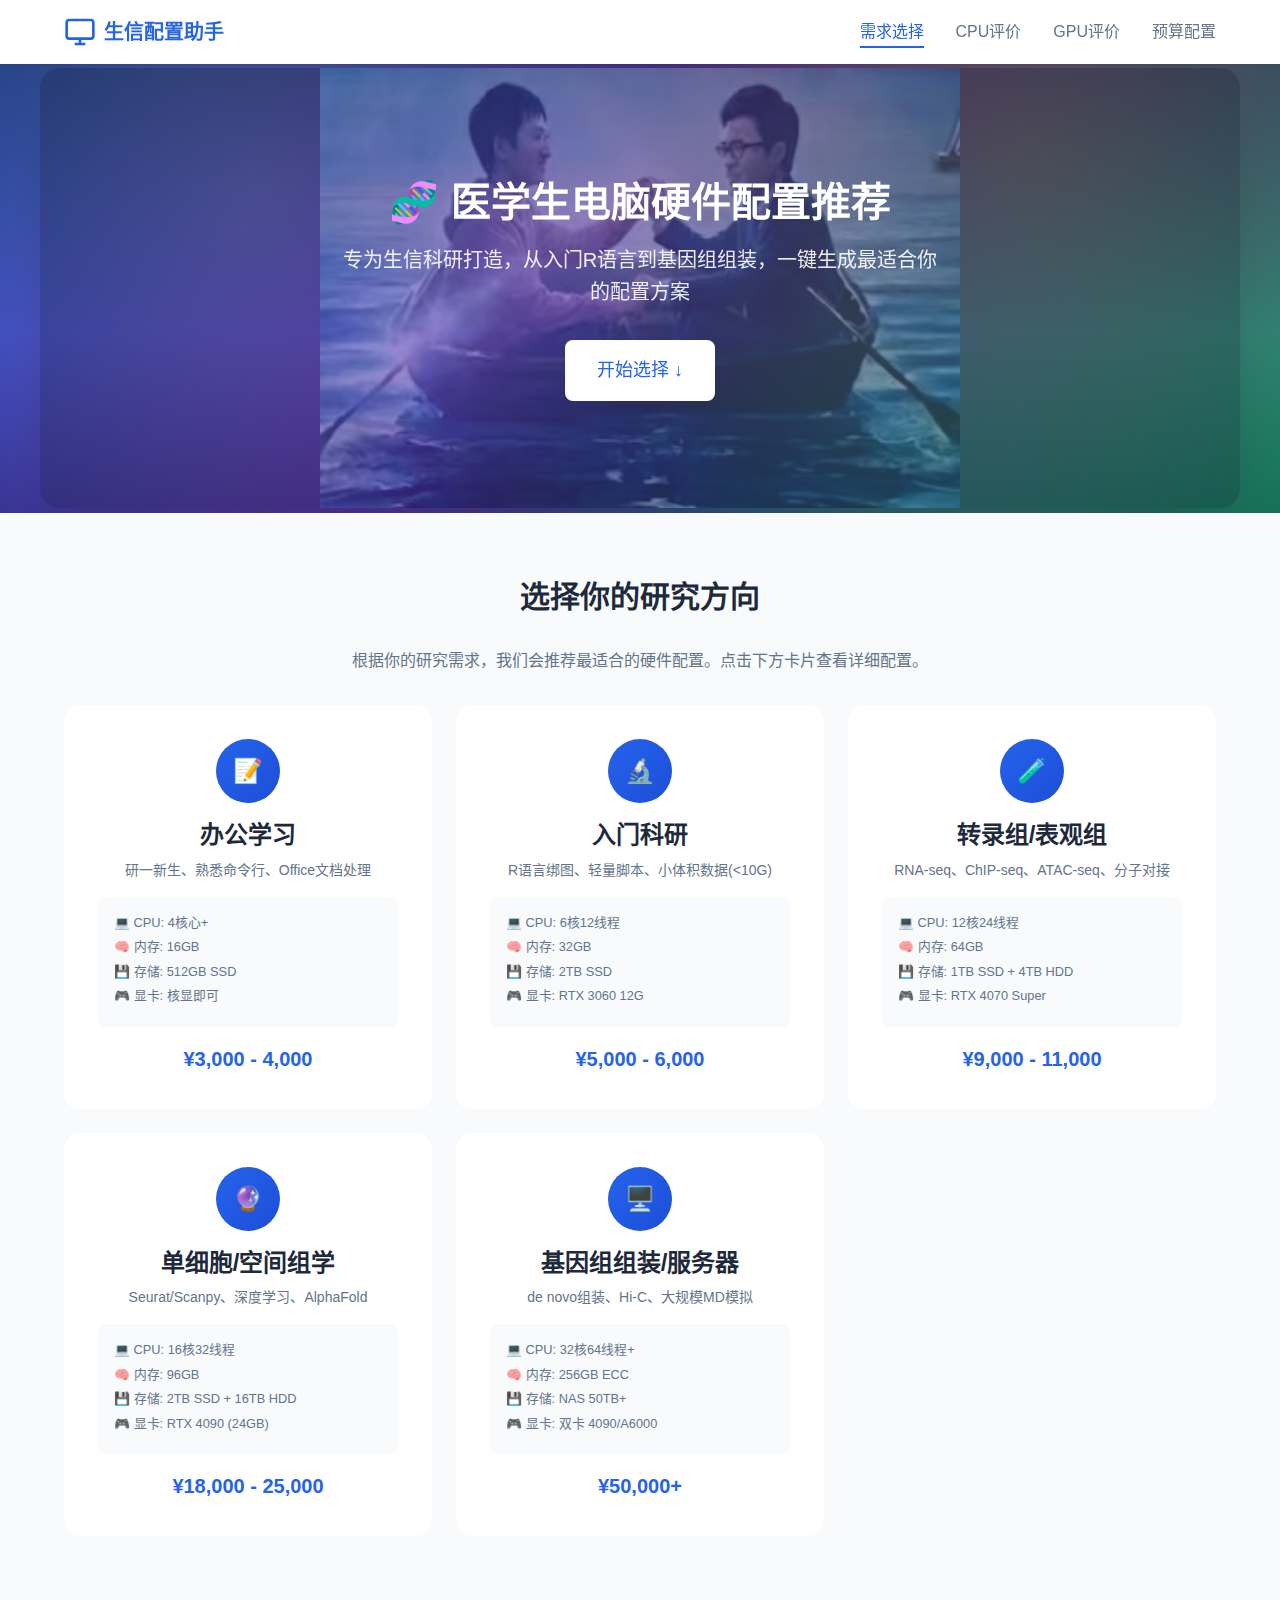
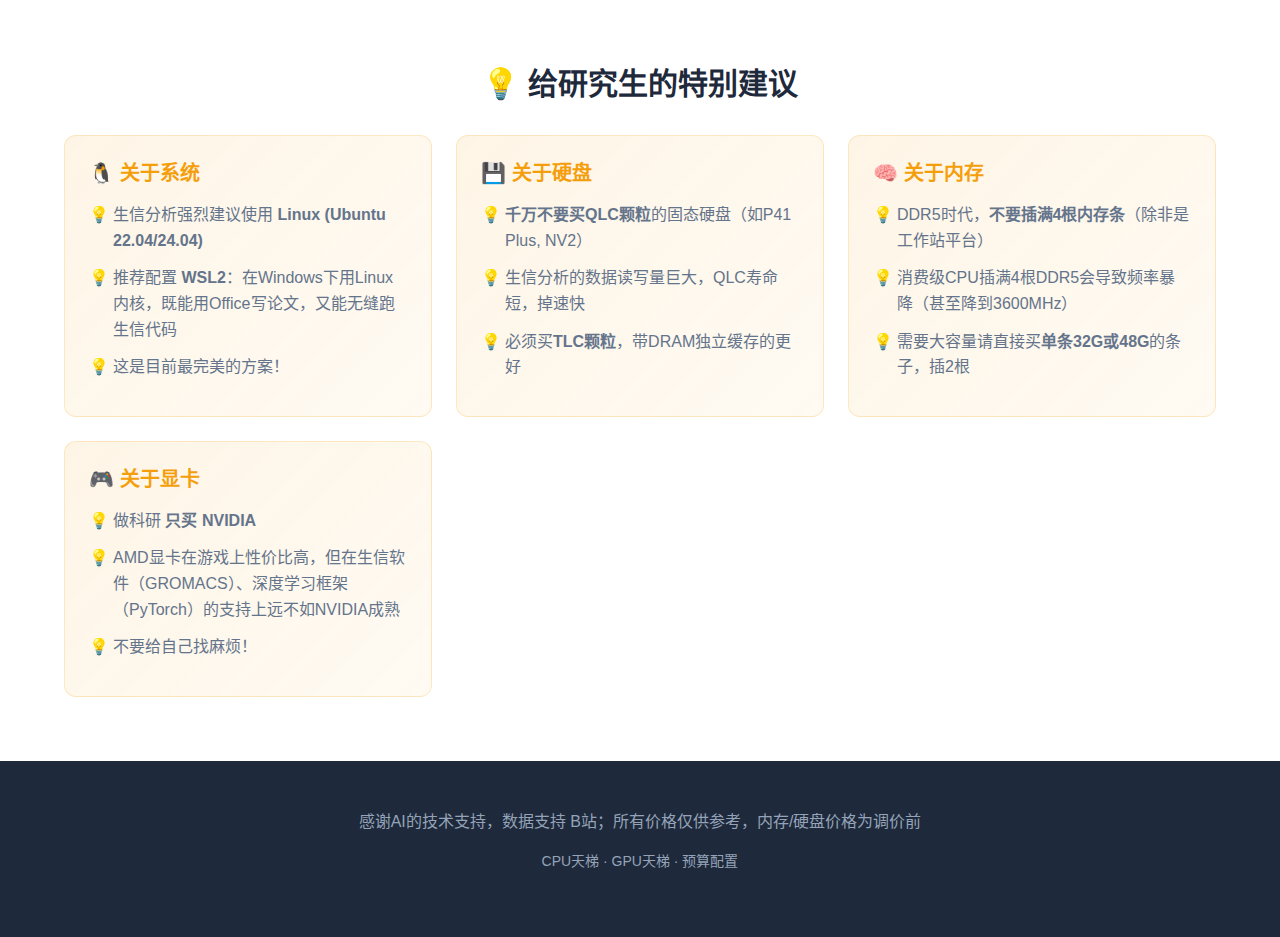
<file: index.html>
<!DOCTYPE html>
<html lang="zh-CN">
<head>
  <meta charset="UTF-8">
  <meta name="viewport" content="width=device-width, initial-scale=1.0">
  <title>医学生电脑硬件配置推荐 - 生信科研专用</title>
  <meta name="description" content="专为医学生和生信研究人员打造的电脑硬件配置推荐工具，一键生成最适合你的配置方案">
  <link rel="stylesheet" href="css/style.css?v=4">
</head>
<body>
  <!-- Header -->
  <header class="header">
    <div class="container">
      <nav class="nav">
        <a href="index.html" class="nav-brand">
          <svg viewBox="0 0 24 24" fill="none" stroke="currentColor" stroke-width="2">
            <rect x="2" y="3" width="20" height="14" rx="2"/>
            <path d="M8 21h8M12 17v4"/>
          </svg>
          生信配置助手
        </a>
        <button class="nav-toggle" onclick="toggleNav()">
          <span></span><span></span><span></span>
        </button>
        <ul class="nav-links" id="navLinks">
          <li><a href="index.html" class="active">需求选择</a></li>
          <li><a href="cpu.html">CPU评价</a></li>
          <li><a href="gpu.html">GPU评价</a></li>
          <li><a href="builder.html">预算配置</a></li>
        </ul>
      </nav>
    </div>
  </header>

  <!-- Hero Section -->
  <section class="hero">
    <div class="hero-carousel" aria-hidden="true">
      <div class="hero-carousel-viewport">
        <div class="hero-carousel-track">
          <div class="hero-slide">
            <img src="assets/images/hero-social.jpg" alt="" loading="eager" decoding="async">
          </div>
          <div class="hero-slide">
            <img src="assets/images/hero-nvidia.jpg" alt="" loading="eager" decoding="async">
          </div>
        </div>
      </div>
    </div>

    <div class="container hero-content">
      <h1>🧬 医学生电脑硬件配置推荐</h1>
      <p>专为生信科研打造，从入门R语言到基因组组装，一键生成最适合你的配置方案</p>
      <a href="#requirements" class="btn btn-lg" style="background: white; color: var(--primary-color);">
        开始选择 ↓
      </a>
    </div>
  </section>

  <!-- Requirements Section -->
  <section id="requirements" class="section">
    <div class="container">
      <h2 class="text-center mb-4">选择你的研究方向</h2>
      <p class="text-center text-secondary mb-4" style="color: var(--text-secondary); max-width: 600px; margin: 0 auto 2rem;">
        根据你的研究需求，我们会推荐最适合的硬件配置。点击下方卡片查看详细配置。
      </p>
      
      <div class="card-grid">
        <!-- 办公学习 -->
        <div class="requirement-card" onclick="selectRequirement('office', this)">
          <div class="icon">📝</div>
          <h3>办公学习</h3>
          <p>研一新生、熟悉命令行、Office文档处理</p>
          <div class="specs">
            <span>💻 CPU: 4核心+</span>
            <span>🧠 内存: 16GB</span>
            <span>💾 存储: 512GB SSD</span>
            <span>🎮 显卡: 核显即可</span>
          </div>
          <div class="budget">¥3,000 - 4,000</div>
        </div>

        <!-- 入门科研 -->
        <div class="requirement-card" onclick="selectRequirement('entry', this)">
          <div class="icon">🔬</div>
          <h3>入门科研</h3>
          <p>R语言绑图、轻量脚本、小体积数据(&lt;10G)</p>
          <div class="specs">
            <span>💻 CPU: 6核12线程</span>
            <span>🧠 内存: 32GB</span>
            <span>💾 存储: 2TB SSD</span>
            <span>🎮 显卡: RTX 3060 12G</span>
          </div>
          <div class="budget">¥5,000 - 6,000</div>
        </div>

        <!-- 转录组分析 -->
        <div class="requirement-card" onclick="selectRequirement('transcriptome', this)">
          <div class="icon">🧪</div>
          <h3>转录组/表观组</h3>
          <p>RNA-seq、ChIP-seq、ATAC-seq、分子对接</p>
          <div class="specs">
            <span>💻 CPU: 12核24线程</span>
            <span>🧠 内存: 64GB</span>
            <span>💾 存储: 1TB SSD + 4TB HDD</span>
            <span>🎮 显卡: RTX 4070 Super</span>
          </div>
          <div class="budget">¥9,000 - 11,000</div>
        </div>

        <!-- 单细胞分析 -->
        <div class="requirement-card" onclick="selectRequirement('singlecell', this)">
          <div class="icon">🔮</div>
          <h3>单细胞/空间组学</h3>
          <p>Seurat/Scanpy、深度学习、AlphaFold</p>
          <div class="specs">
            <span>💻 CPU: 16核32线程</span>
            <span>🧠 内存: 96GB</span>
            <span>💾 存储: 2TB SSD + 16TB HDD</span>
            <span>🎮 显卡: RTX 4090 (24GB)</span>
          </div>
          <div class="budget">¥18,000 - 25,000</div>
        </div>

        <!-- 基因组组装 -->
        <div class="requirement-card" onclick="selectRequirement('genome', this)">
          <div class="icon">🖥️</div>
          <h3>基因组组装/服务器</h3>
          <p>de novo组装、Hi-C、大规模MD模拟</p>
          <div class="specs">
            <span>💻 CPU: 32核64线程+</span>
            <span>🧠 内存: 256GB ECC</span>
            <span>💾 存储: NAS 50TB+</span>
            <span>🎮 显卡: 双卡 4090/A6000</span>
          </div>
          <div class="budget">¥50,000+</div>
        </div>
      </div>
    </div>
  </section>

  <!-- Selected Config Section -->
  <section id="selected-config" class="section hidden">
    <div class="container">
      <h2 class="text-center mb-4">📦 推荐配置清单</h2>
      <div class="config-result" id="configResult">
        <!-- 动态生成 -->
      </div>
      <div class="text-center mt-4">
        <a href="builder.html" class="btn btn-primary btn-lg">🛠️ 自定义预算配置</a>
      </div>
    </div>
  </section>

  <!-- Tips Section -->
  <section class="section" style="background: var(--bg-card);">
    <div class="container">
      <h2 class="text-center mb-4">💡 给研究生的特别建议</h2>
      <div class="card-grid">
        <div class="tips-card">
          <h4>🐧 关于系统</h4>
          <ul>
            <li>生信分析强烈建议使用 <strong>Linux (Ubuntu 22.04/24.04)</strong></li>
            <li>推荐配置 <strong>WSL2</strong>：在Windows下用Linux内核，既能用Office写论文，又能无缝跑生信代码</li>
            <li>这是目前最完美的方案！</li>
          </ul>
        </div>
        
        <div class="tips-card">
          <h4>💾 关于硬盘</h4>
          <ul>
            <li><strong>千万不要买QLC颗粒</strong>的固态硬盘（如P41 Plus, NV2）</li>
            <li>生信分析的数据读写量巨大，QLC寿命短，掉速快</li>
            <li>必须买<strong>TLC颗粒</strong>，带DRAM独立缓存的更好</li>
          </ul>
        </div>
        
        <div class="tips-card">
          <h4>🧠 关于内存</h4>
          <ul>
            <li>DDR5时代，<strong>不要插满4根内存条</strong>（除非是工作站平台）</li>
            <li>消费级CPU插满4根DDR5会导致频率暴降（甚至降到3600MHz）</li>
            <li>需要大容量请直接买<strong>单条32G或48G</strong>的条子，插2根</li>
          </ul>
        </div>
        
        <div class="tips-card">
          <h4>🎮 关于显卡</h4>
          <ul>
            <li>做科研 <strong>只买 NVIDIA</strong></li>
            <li>AMD显卡在游戏上性价比高，但在生信软件（GROMACS）、深度学习框架（PyTorch）的支持上远不如NVIDIA成熟</li>
            <li>不要给自己找麻烦！</li>
          </ul>
        </div>
      </div>
    </div>
  </section>

  <!-- Footer -->
  <footer class="footer">
    <div class="container">
      <p>感谢AI的技术支持，数据支持 B站；所有价格仅供参考，内存/硬盘价格为调价前</p>
      <p style="margin-top: 0.5rem; font-size: 0.875rem;">
        <a href="cpu.html">CPU天梯</a> · 
        <a href="gpu.html">GPU天梯</a> · 
        <a href="builder.html">预算配置</a>
      </p>
    </div>
  </footer>

  <script src="js/data.js"></script>
  <script>
    // 移动端导航切换
    function toggleNav() {
      document.getElementById('navLinks').classList.toggle('active');
    }

    // 选择需求
    function selectRequirement(type, element) {
      // 移除其他选中状态
      document.querySelectorAll('.requirement-card').forEach(card => {
        card.classList.remove('selected');
      });
      // 添加选中状态
      element.classList.add('selected');
      
      // 显示配置
      showConfig(type);
    }

    // 显示配置
    function showConfig(type) {
      const config = recommendedConfigs[type];
      if (!config) return;
      
      const section = document.getElementById('selected-config');
      const result = document.getElementById('configResult');
      
      // 计算总价
      let total = 0;
      for (const key in config.config) {
        total += config.config[key].price;
      }
      
      result.innerHTML = `
        <h3>🎯 ${config.name} - 推荐配置</h3>
        <p style="color: var(--text-light); margin-bottom: 1.5rem;">${config.description}</p>
        
        <div class="config-item">
          <div class="label">
            <div class="icon">💻</div>
            <div>
              <div class="model">${config.config.cpu.model}</div>
              <div class="spec">处理器</div>
            </div>
          </div>
          <div class="price">¥${config.config.cpu.price.toLocaleString()}</div>
        </div>
        
        <div class="config-item">
          <div class="label">
            <div class="icon">🎮</div>
            <div>
              <div class="model">${config.config.gpu.model}</div>
              <div class="spec">显卡</div>
            </div>
          </div>
          <div class="price">¥${config.config.gpu.price.toLocaleString()}</div>
        </div>
        
        <div class="config-item">
          <div class="label">
            <div class="icon">🧠</div>
            <div>
              <div class="model">${config.config.memory.model}</div>
              <div class="spec">内存</div>
            </div>
          </div>
          <div class="price">¥${config.config.memory.price.toLocaleString()}</div>
        </div>
        
        <div class="config-item">
          <div class="label">
            <div class="icon">💾</div>
            <div>
              <div class="model">${config.config.ssd.model}</div>
              <div class="spec">存储</div>
            </div>
          </div>
          <div class="price">¥${config.config.ssd.price.toLocaleString()}</div>
        </div>
        
        <div class="config-item">
          <div class="label">
            <div class="icon">🔧</div>
            <div>
              <div class="model">${config.config.other.model}</div>
              <div class="spec">其他配件</div>
            </div>
          </div>
          <div class="price">¥${config.config.other.price.toLocaleString()}</div>
        </div>
        
        <div class="config-total">
          <div class="label">💰 总计预算</div>
          <div class="price">¥${total.toLocaleString()}</div>
        </div>
      `;
      
      section.classList.remove('hidden');
      section.scrollIntoView({ behavior: 'smooth', block: 'start' });
    }
  </script>
</body>
</html>
</file>
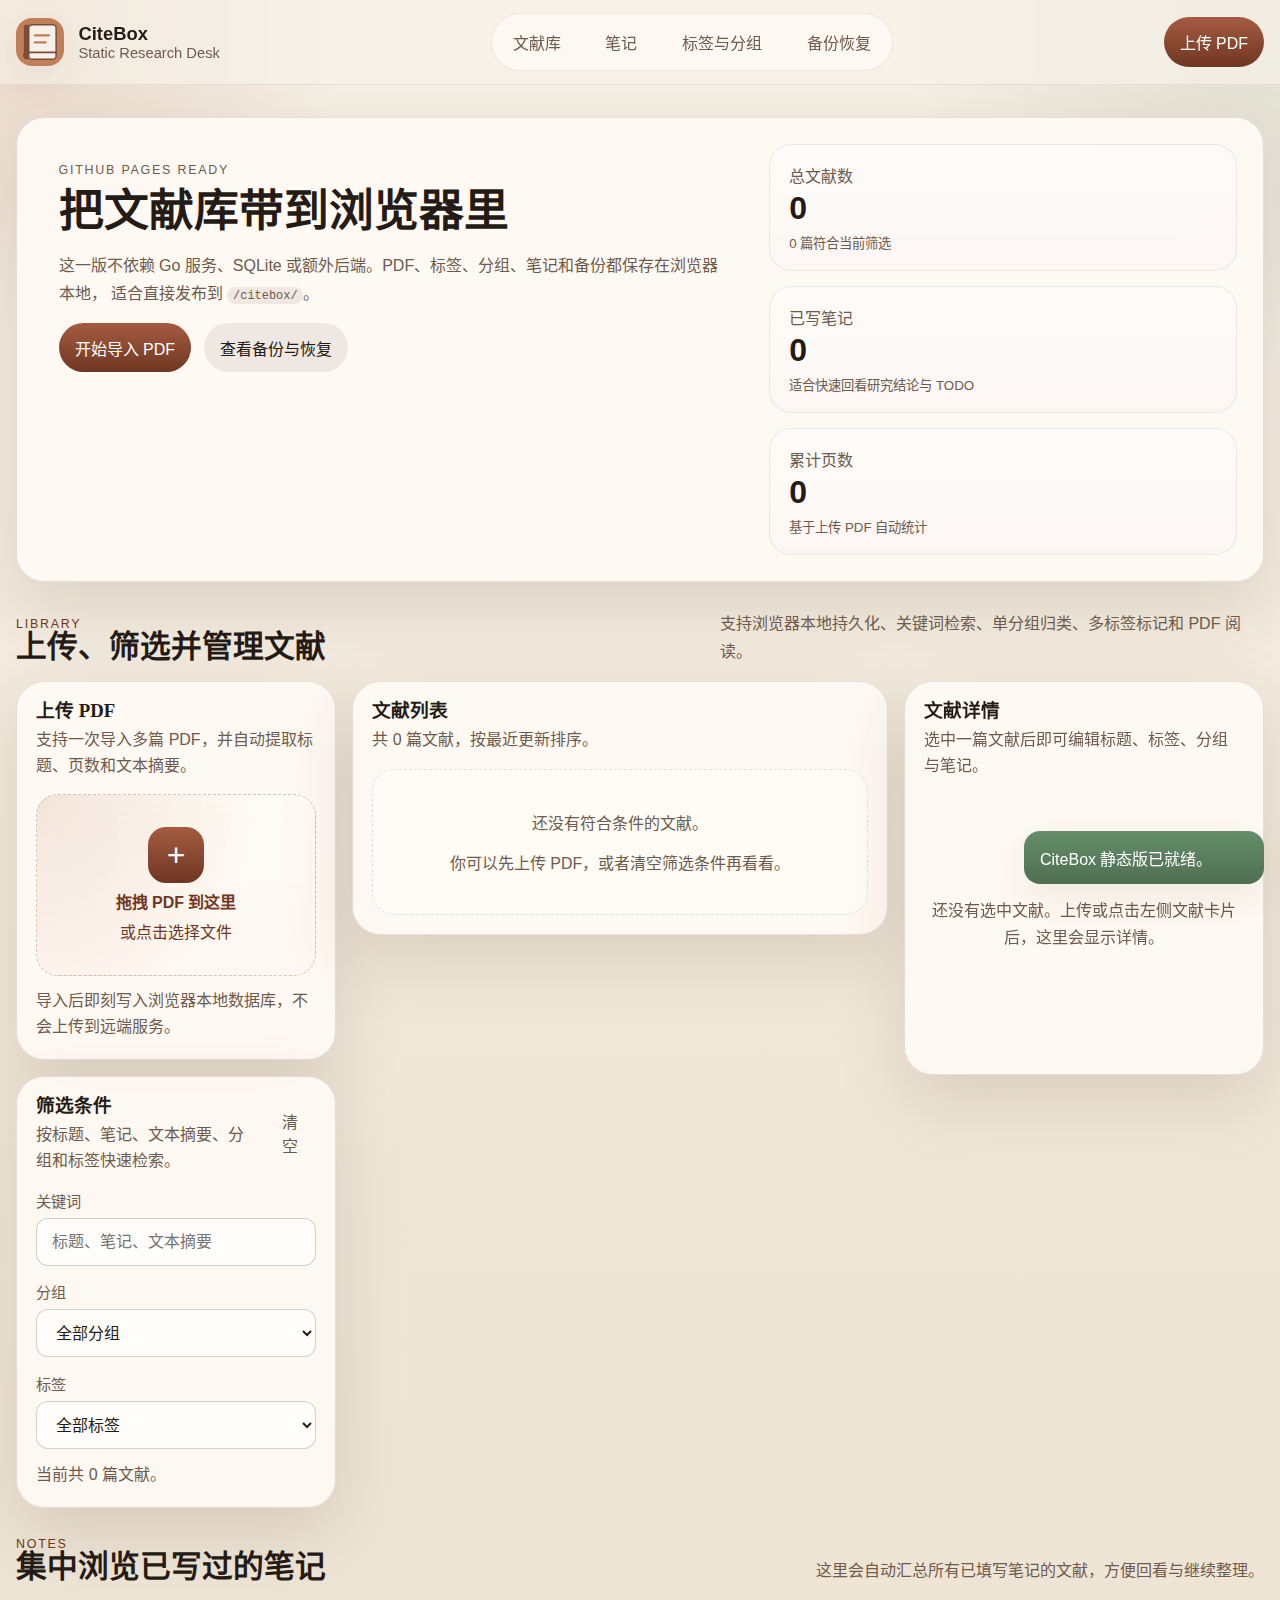
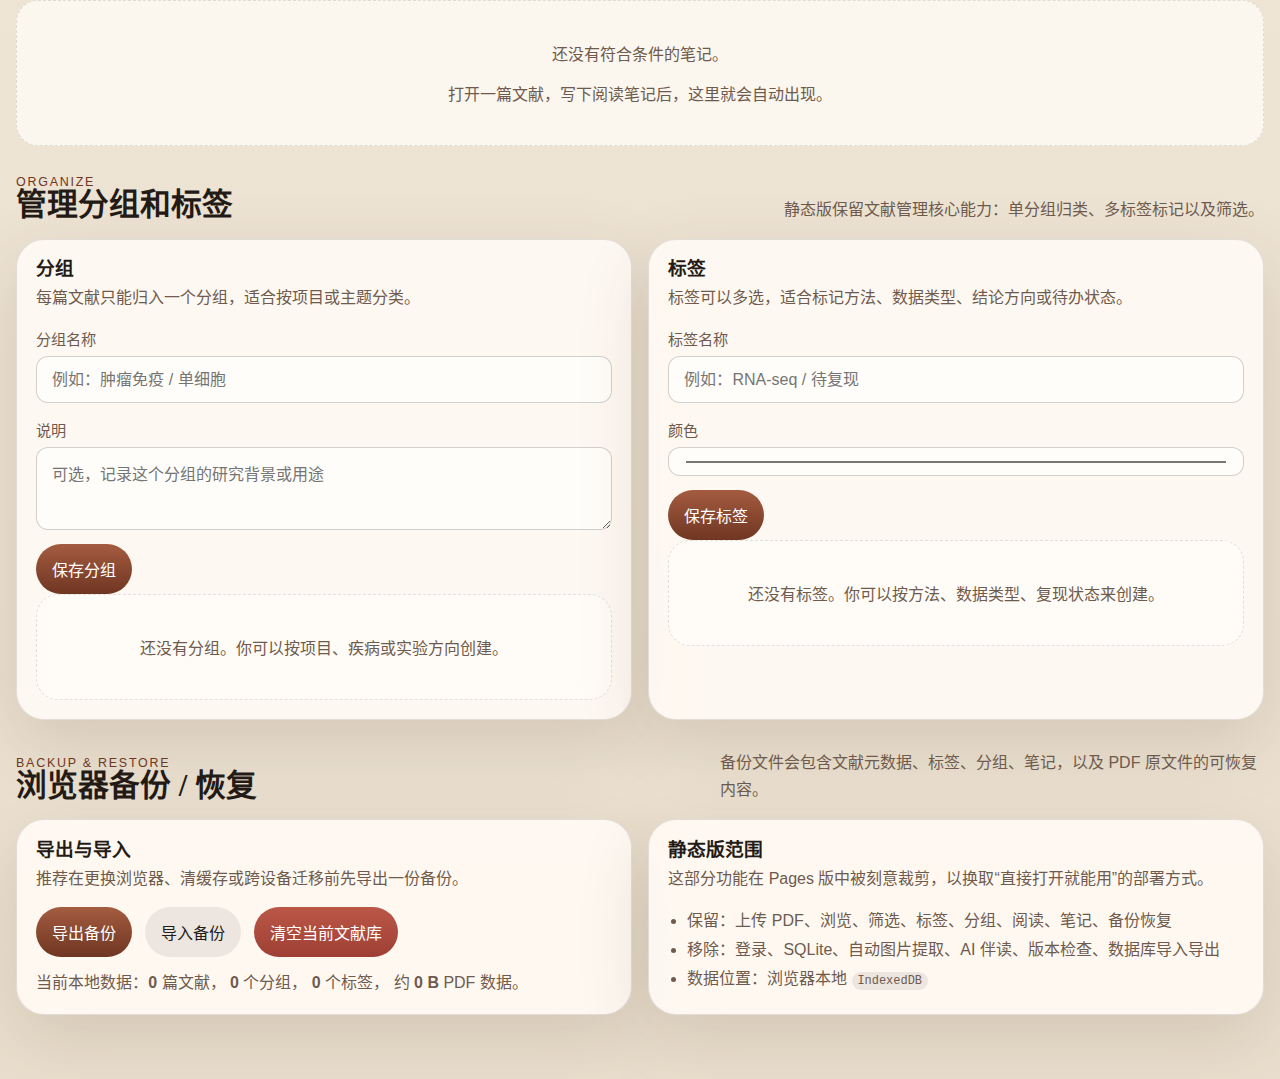
<file: citebox/index.html>
<!DOCTYPE html>
<html lang="zh-CN">
<head>
    <meta charset="UTF-8">
    <meta name="viewport" content="width=device-width, initial-scale=1.0">
    <title>CiteBox Static</title>
    <meta name="description" content="CiteBox 静态版：可直接部署到 GitHub Pages 的本地文献管理工具。">
    <link rel="icon" type="image/svg+xml" href="./static/img/citebox-icon.svg">
    <link rel="stylesheet" href="./static/css/app.css">
</head>
<body>
    <div class="app-shell">
        <header class="site-header">
            <div class="header-inner">
                <a class="brand" href="./">
                    <img src="./static/img/citebox-icon.svg" alt="" aria-hidden="true">
                    <div>
                        <strong>CiteBox</strong>
                        <span>Static Research Desk</span>
                    </div>
                </a>
                <nav class="top-nav" aria-label="主导航">
                    <a href="#library">文献库</a>
                    <a href="#notes">笔记</a>
                    <a href="#organize">标签与分组</a>
                    <a href="#backup">备份恢复</a>
                </nav>
                <button id="topUploadButton" class="btn btn-primary" type="button">上传 PDF</button>
            </div>
        </header>

        <main class="page-shell">
            <section class="hero-panel">
                <div class="hero-copy">
                    <p class="eyebrow">GitHub Pages Ready</p>
                    <h1>把文献库带到浏览器里</h1>
                    <p>
                        这一版不依赖 Go 服务、SQLite 或额外后端。PDF、标签、分组、笔记和备份都保存在浏览器本地，
                        适合直接发布到 <code>/citebox/</code>。
                    </p>
                    <div class="hero-actions">
                        <button id="heroUploadButton" class="btn btn-primary" type="button">开始导入 PDF</button>
                        <a class="btn btn-secondary" href="#backup">查看备份与恢复</a>
                    </div>
                </div>
                <div class="hero-stats" id="summaryStats"></div>
            </section>

            <section id="library" class="content-section">
                <div class="section-heading">
                    <div>
                        <p class="eyebrow">Library</p>
                        <h2>上传、筛选并管理文献</h2>
                    </div>
                    <p class="section-copy">支持浏览器本地持久化、关键词检索、单分组归类、多标签标记和 PDF 阅读。</p>
                </div>

                <div class="library-grid">
                    <aside class="sidebar-stack">
                        <article class="panel upload-panel">
                            <div class="panel-head">
                                <div>
                                    <h3>上传 PDF</h3>
                                    <p>支持一次导入多篇 PDF，并自动提取标题、页数和文本摘要。</p>
                                </div>
                            </div>
                            <button id="uploadDropzone" class="upload-dropzone" type="button">
                                <span class="dropzone-icon">+</span>
                                <strong>拖拽 PDF 到这里</strong>
                                <span>或点击选择文件</span>
                            </button>
                            <p class="helper-text">导入后即刻写入浏览器本地数据库，不会上传到远端服务。</p>
                        </article>

                        <article class="panel filter-panel">
                            <div class="panel-head">
                                <div>
                                    <h3>筛选条件</h3>
                                    <p>按标题、笔记、文本摘要、分组和标签快速检索。</p>
                                </div>
                                <button id="clearFiltersButton" class="btn btn-ghost" type="button">清空</button>
                            </div>
                            <div class="field-stack">
                                <label class="field">
                                    <span>关键词</span>
                                    <input id="keywordInput" type="search" placeholder="标题、笔记、文本摘要">
                                </label>
                                <label class="field">
                                    <span>分组</span>
                                    <select id="groupFilter">
                                        <option value="">全部分组</option>
                                    </select>
                                </label>
                                <label class="field">
                                    <span>标签</span>
                                    <select id="tagFilter">
                                        <option value="">全部标签</option>
                                    </select>
                                </label>
                            </div>
                            <div id="filterSummary" class="filter-summary"></div>
                        </article>
                    </aside>

                    <section class="content-stack">
                        <article class="panel paper-list-panel">
                            <div class="panel-head">
                                <div>
                                    <h3>文献列表</h3>
                                    <p id="paperListMeta">正在载入本地文献库…</p>
                                </div>
                            </div>
                            <div id="paperList" class="paper-list"></div>
                        </article>
                    </section>

                    <aside class="detail-column">
                        <article class="panel detail-panel">
                            <div class="panel-head">
                                <div>
                                    <h3>文献详情</h3>
                                    <p>选中一篇文献后即可编辑标题、标签、分组与笔记。</p>
                                </div>
                            </div>
                            <div id="paperDetail" class="paper-detail-empty">
                                <p>还没有选中文献。上传或点击左侧文献卡片后，这里会显示详情。</p>
                            </div>
                        </article>
                    </aside>
                </div>
            </section>

            <section id="notes" class="content-section">
                <div class="section-heading">
                    <div>
                        <p class="eyebrow">Notes</p>
                        <h2>集中浏览已写过的笔记</h2>
                    </div>
                    <p class="section-copy">这里会自动汇总所有已填写笔记的文献，方便回看与继续整理。</p>
                </div>
                <div id="notesList" class="notes-grid"></div>
            </section>

            <section id="organize" class="content-section">
                <div class="section-heading">
                    <div>
                        <p class="eyebrow">Organize</p>
                        <h2>管理分组和标签</h2>
                    </div>
                    <p class="section-copy">静态版保留文献管理核心能力：单分组归类、多标签标记以及筛选。</p>
                </div>
                <div class="manager-grid">
                    <article class="panel manager-panel">
                        <div class="panel-head">
                            <div>
                                <h3>分组</h3>
                                <p>每篇文献只能归入一个分组，适合按项目或主题分类。</p>
                            </div>
                        </div>
                        <form id="groupForm" class="manager-form">
                            <input id="groupEditId" type="hidden">
                            <label class="field">
                                <span>分组名称</span>
                                <input id="groupNameInput" type="text" maxlength="40" placeholder="例如：肿瘤免疫 / 单细胞">
                            </label>
                            <label class="field">
                                <span>说明</span>
                                <textarea id="groupDescriptionInput" rows="3" placeholder="可选，记录这个分组的研究背景或用途"></textarea>
                            </label>
                            <div class="inline-actions">
                                <button class="btn btn-primary" type="submit">保存分组</button>
                                <button id="groupCancelEditButton" class="btn btn-secondary hidden" type="button">取消编辑</button>
                            </div>
                        </form>
                        <div id="groupList" class="manager-list"></div>
                    </article>

                    <article class="panel manager-panel">
                        <div class="panel-head">
                            <div>
                                <h3>标签</h3>
                                <p>标签可以多选，适合标记方法、数据类型、结论方向或待办状态。</p>
                            </div>
                        </div>
                        <form id="tagForm" class="manager-form">
                            <input id="tagEditId" type="hidden">
                            <label class="field">
                                <span>标签名称</span>
                                <input id="tagNameInput" type="text" maxlength="30" placeholder="例如：RNA-seq / 待复现">
                            </label>
                            <label class="field">
                                <span>颜色</span>
                                <input id="tagColorInput" type="color" value="#a45c40">
                            </label>
                            <div class="inline-actions">
                                <button class="btn btn-primary" type="submit">保存标签</button>
                                <button id="tagCancelEditButton" class="btn btn-secondary hidden" type="button">取消编辑</button>
                            </div>
                        </form>
                        <div id="tagList" class="manager-list"></div>
                    </article>
                </div>
            </section>

            <section id="backup" class="content-section">
                <div class="section-heading">
                    <div>
                        <p class="eyebrow">Backup & Restore</p>
                        <h2>浏览器备份 / 恢复</h2>
                    </div>
                    <p class="section-copy">备份文件会包含文献元数据、标签、分组、笔记，以及 PDF 原文件的可恢复内容。</p>
                </div>
                <div class="backup-grid">
                    <article class="panel backup-panel">
                        <div class="panel-head">
                            <div>
                                <h3>导出与导入</h3>
                                <p>推荐在更换浏览器、清缓存或跨设备迁移前先导出一份备份。</p>
                            </div>
                        </div>
                        <div class="backup-actions">
                            <button id="exportBackupButton" class="btn btn-primary" type="button">导出备份</button>
                            <button id="importBackupButton" class="btn btn-secondary" type="button">导入备份</button>
                            <button id="resetLibraryButton" class="btn btn-danger" type="button">清空当前文献库</button>
                        </div>
                        <div id="backupMeta" class="backup-meta"></div>
                    </article>

                    <article class="panel backup-panel">
                        <div class="panel-head">
                            <div>
                                <h3>静态版范围</h3>
                                <p>这部分功能在 Pages 版中被刻意裁剪，以换取“直接打开就能用”的部署方式。</p>
                            </div>
                        </div>
                        <ul class="capability-list">
                            <li>保留：上传 PDF、浏览、筛选、标签、分组、阅读、笔记、备份恢复</li>
                            <li>移除：登录、SQLite、自动图片提取、AI 伴读、版本检查、数据库导入导出</li>
                            <li>数据位置：浏览器本地 <code>IndexedDB</code></li>
                        </ul>
                    </article>
                </div>
            </section>
        </main>
    </div>

    <div id="readerModal" class="modal-shell hidden" aria-hidden="true">
        <div class="modal-backdrop" data-close-modal="true"></div>
        <div class="modal-dialog" role="dialog" aria-modal="true" aria-labelledby="readerTitle">
            <button id="closeReaderButton" class="modal-close" type="button" aria-label="关闭阅读器">×</button>
            <div class="reader-layout">
                <section class="reader-stage">
                    <div class="reader-toolbar">
                        <div>
                            <p class="eyebrow">Reader</p>
                            <h3 id="readerTitle">PDF 阅读器</h3>
                        </div>
                        <div class="reader-controls">
                            <button id="readerPrevButton" class="btn btn-secondary" type="button">上一页</button>
                            <span id="readerPageLabel" class="page-label">第 1 / 1 页</span>
                            <button id="readerNextButton" class="btn btn-secondary" type="button">下一页</button>
                        </div>
                    </div>
                    <div id="readerCanvasWrap" class="reader-canvas-wrap">
                        <canvas id="readerCanvas"></canvas>
                    </div>
                </section>
                <aside class="reader-sidebar">
                    <div id="readerMeta" class="reader-meta"></div>
                    <label class="field">
                        <span>阅读笔记</span>
                        <textarea id="readerNoteInput" rows="12" placeholder="阅读时的要点、疑问或后续实验想法"></textarea>
                    </label>
                    <button id="saveReaderNoteButton" class="btn btn-primary" type="button">保存笔记</button>
                </aside>
            </div>
        </div>
    </div>

    <div id="busyOverlay" class="busy-overlay hidden" aria-live="polite">
        <div class="busy-card">
            <div class="spinner"></div>
            <p id="busyMessage">处理中…</p>
        </div>
    </div>

    <div id="toastRegion" class="toast-region" aria-live="polite" aria-atomic="true"></div>

    <input id="fileInput" type="file" accept="application/pdf,.pdf" multiple hidden>
    <input id="importFileInput" type="file" accept="application/json" hidden>

    <script src="./static/js/app.js"></script>
</body>
</html>
</file>
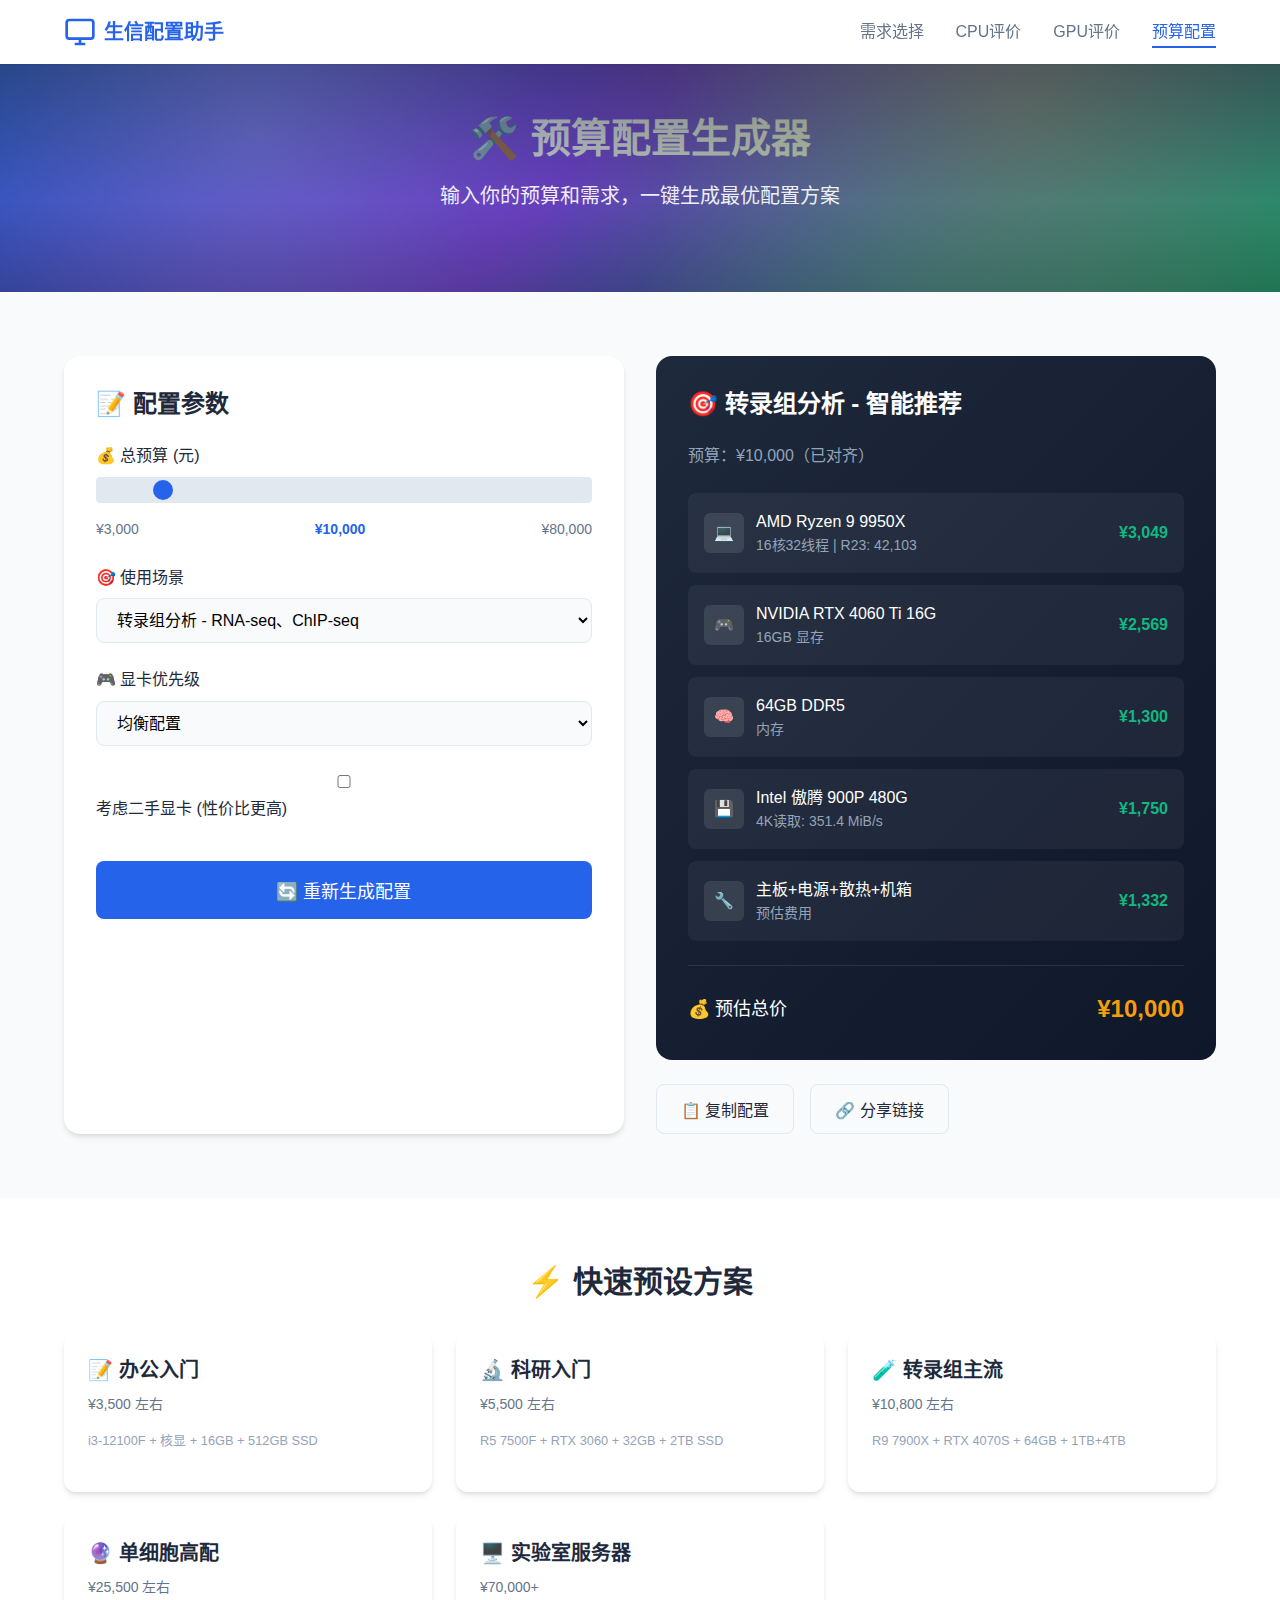
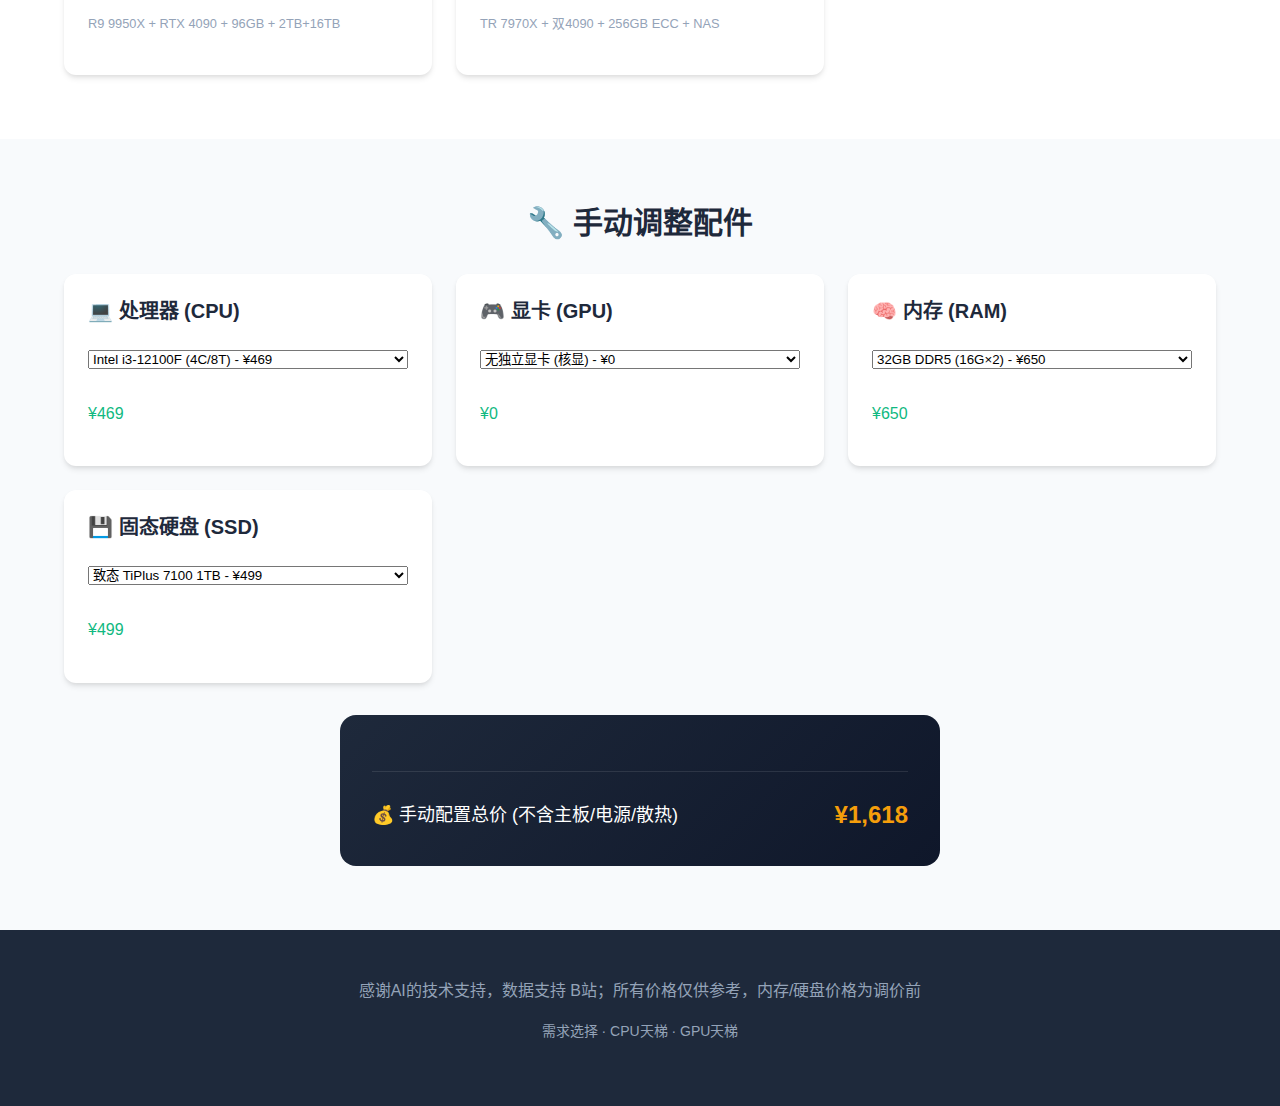
<file: builder.html>
<!DOCTYPE html>
<html lang="zh-CN">
<head>
  <meta charset="UTF-8">
  <meta name="viewport" content="width=device-width, initial-scale=1.0">
  <title>预算配置生成器 - 医学生电脑硬件配置推荐</title>
  <meta name="description" content="输入预算，一键生成最适合生信研究的电脑硬件配置方案">
  <link rel="stylesheet" href="css/style.css?v=4">
</head>
<body>
  <!-- Header -->
  <header class="header">
    <div class="container">
      <nav class="nav">
        <a href="index.html" class="nav-brand">
          <svg viewBox="0 0 24 24" fill="none" stroke="currentColor" stroke-width="2">
            <rect x="2" y="3" width="20" height="14" rx="2"/>
            <path d="M8 21h8M12 17v4"/>
          </svg>
          生信配置助手
        </a>
        <button class="nav-toggle" onclick="toggleNav()">
          <span></span><span></span><span></span>
        </button>
        <ul class="nav-links" id="navLinks">
          <li><a href="index.html">需求选择</a></li>
          <li><a href="cpu.html">CPU评价</a></li>
          <li><a href="gpu.html">GPU评价</a></li>
          <li><a href="builder.html" class="active">预算配置</a></li>
        </ul>
      </nav>
    </div>
  </header>

  <!-- Page Header -->
  <section class="hero" style="padding: 3rem 0;">
    <div class="container">
      <h1>🛠️ 预算配置生成器</h1>
      <p>输入你的预算和需求，一键生成最优配置方案</p>
    </div>
  </section>

  <!-- Builder Section -->
  <section class="section">
    <div class="container">
      <div style="display: grid; grid-template-columns: 1fr 1fr; gap: 2rem;">
        
        <!-- Left: Form -->
        <div class="builder-form">
          <h3 class="mb-3">📝 配置参数</h3>
          
          <div class="form-group">
            <label for="budget">💰 总预算 (元)</label>
            <input type="range" id="budget" min="3000" max="80000" value="10000" step="1000" oninput="updateBudgetDisplay()">
            <div class="range-value">
              <span>¥3,000</span>
              <span id="budgetValue" style="font-weight: 700; color: var(--primary-color);">¥10,000</span>
              <span>¥80,000</span>
            </div>
          </div>
          
          <div class="form-group">
            <label for="purpose">🎯 使用场景</label>
            <select id="purpose" onchange="generateConfig()">
              <option value="office">办公学习 - 熟悉命令行、Office文档</option>
              <option value="entry">入门科研 - R语言绑图、小体积数据</option>
              <option value="transcriptome" selected>转录组分析 - RNA-seq、ChIP-seq</option>
              <option value="singlecell">单细胞组学 - Seurat、深度学习</option>
              <option value="genome">基因组组装 - de novo、Hi-C</option>
            </select>
          </div>
          
          <div class="form-group">
            <label for="gpuPriority">🎮 显卡优先级</label>
            <select id="gpuPriority" onchange="generateConfig()">
              <option value="balanced">均衡配置</option>
              <option value="gpu-heavy">显卡优先 (深度学习/AI)</option>
              <option value="cpu-heavy">CPU优先 (多线程分析)</option>
              <option value="memory-heavy">内存优先 (单细胞大数据)</option>
            </select>
          </div>
          
          <div class="form-group">
            <label>
              <input type="checkbox" id="usedGpu" onchange="generateConfig()">
              考虑二手显卡 (性价比更高)
            </label>
          </div>
          
          <button class="btn btn-primary btn-lg" style="width: 100%; margin-top: 1rem;" onclick="generateConfig()">
            🔄 重新生成配置
          </button>
        </div>
        
        <!-- Right: Result -->
        <div>
          <div class="config-result" id="configResult">
            <h3>🎯 推荐配置</h3>
            <p style="color: var(--text-light);">调整左侧参数后点击生成</p>
          </div>
          
          <!-- Export Buttons -->
          <div class="flex gap-2 mt-3">
            <button class="btn btn-secondary" onclick="copyConfig()">📋 复制配置</button>
            <button class="btn btn-secondary" onclick="shareConfig()">🔗 分享链接</button>
          </div>
        </div>
        
      </div>
    </div>
  </section>

  <!-- Quick Presets -->
  <section class="section" style="background: var(--bg-card);">
    <div class="container">
      <h2 class="text-center mb-4">⚡ 快速预设方案</h2>
      <div class="card-grid">
        <div class="card" style="cursor: pointer;" onclick="applyPreset('office')">
          <h4>📝 办公入门</h4>
          <p style="color: var(--text-secondary); font-size: 0.875rem;">¥3,500 左右</p>
          <p style="font-size: 0.8rem; color: var(--text-light);">i3-12100F + 核显 + 16GB + 512GB SSD</p>
        </div>
        
        <div class="card" style="cursor: pointer;" onclick="applyPreset('entry')">
          <h4>🔬 科研入门</h4>
          <p style="color: var(--text-secondary); font-size: 0.875rem;">¥5,500 左右</p>
          <p style="font-size: 0.8rem; color: var(--text-light);">R5 7500F + RTX 3060 + 32GB + 2TB SSD</p>
        </div>
        
        <div class="card" style="cursor: pointer;" onclick="applyPreset('transcriptome')">
          <h4>🧪 转录组主流</h4>
          <p style="color: var(--text-secondary); font-size: 0.875rem;">¥10,800 左右</p>
          <p style="font-size: 0.8rem; color: var(--text-light);">R9 7900X + RTX 4070S + 64GB + 1TB+4TB</p>
        </div>
        
        <div class="card" style="cursor: pointer;" onclick="applyPreset('singlecell')">
          <h4>🔮 单细胞高配</h4>
          <p style="color: var(--text-secondary); font-size: 0.875rem;">¥25,500 左右</p>
          <p style="font-size: 0.8rem; color: var(--text-light);">R9 9950X + RTX 4090 + 96GB + 2TB+16TB</p>
        </div>
        
        <div class="card" style="cursor: pointer;" onclick="applyPreset('genome')">
          <h4>🖥️ 实验室服务器</h4>
          <p style="color: var(--text-secondary); font-size: 0.875rem;">¥70,000+</p>
          <p style="font-size: 0.8rem; color: var(--text-light);">TR 7970X + 双4090 + 256GB ECC + NAS</p>
        </div>
      </div>
    </div>
  </section>

  <!-- Component Selection -->
  <section class="section">
    <div class="container">
      <h2 class="text-center mb-4">🔧 手动调整配件</h2>
      
      <div style="display: grid; grid-template-columns: repeat(auto-fit, minmax(300px, 1fr)); gap: 1.5rem;">
        
        <!-- CPU Selection -->
        <div class="card">
          <h4>💻 处理器 (CPU)</h4>
          <select id="manualCpu" class="form-group" style="width: 100%; margin-top: 1rem;" onchange="updateManualConfig()">
            <!-- 动态生成 -->
          </select>
          <p id="cpuPrice" style="color: var(--secondary-color); font-weight: 500; margin-top: 0.5rem;"></p>
        </div>
        
        <!-- GPU Selection -->
        <div class="card">
          <h4>🎮 显卡 (GPU)</h4>
          <select id="manualGpu" class="form-group" style="width: 100%; margin-top: 1rem;" onchange="updateManualConfig()">
            <!-- 动态生成 -->
          </select>
          <p id="gpuPrice" style="color: var(--secondary-color); font-weight: 500; margin-top: 0.5rem;"></p>
        </div>
        
        <!-- Memory Selection -->
        <div class="card">
          <h4>🧠 内存 (RAM)</h4>
          <select id="manualMemory" class="form-group" style="width: 100%; margin-top: 1rem;" onchange="updateManualConfig()">
            <option value="16|250">16GB DDR4 - ¥250</option>
            <option value="32|650" selected>32GB DDR5 (16G×2) - ¥650</option>
            <option value="64|1300">64GB DDR5 (32G×2) - ¥1,300</option>
            <option value="96|2200">96GB DDR5 (48G×2) - ¥2,200</option>
            <option value="128|2800">128GB DDR5 (32G×4) - ¥2,800</option>
            <option value="256|10000">256GB ECC DDR5 - ¥10,000</option>
          </select>
          <p id="memoryPrice" style="color: var(--secondary-color); font-weight: 500; margin-top: 0.5rem;"></p>
        </div>
        
        <!-- SSD Selection -->
        <div class="card">
          <h4>💾 固态硬盘 (SSD)</h4>
          <select id="manualSsd" class="form-group" style="width: 100%; margin-top: 1rem;" onchange="updateManualConfig()">
            <!-- 动态生成 -->
          </select>
          <p id="ssdPrice" style="color: var(--secondary-color); font-weight: 500; margin-top: 0.5rem;"></p>
        </div>
        
      </div>
      
      <!-- Manual Total -->
      <div class="config-result mt-4" style="max-width: 600px; margin: 2rem auto 0;">
        <div class="config-total">
          <div class="label">💰 手动配置总价 (不含主板/电源/散热)</div>
          <div class="price" id="manualTotal">¥0</div>
        </div>
      </div>
      
    </div>
  </section>

  <!-- Footer -->
  <footer class="footer">
    <div class="container">
      <p>感谢AI的技术支持，数据支持 B站；所有价格仅供参考，内存/硬盘价格为调价前</p>
      <p style="margin-top: 0.5rem; font-size: 0.875rem;">
        <a href="index.html">需求选择</a> · 
        <a href="cpu.html">CPU天梯</a> · 
        <a href="gpu.html">GPU天梯</a>
      </p>
    </div>
  </footer>

  <!-- 加版本号避免 GitHub Pages / 浏览器缓存旧逻辑 -->
  <script src="js/data.js?v=20251231-4"></script>
  <script>
    // 移动端导航切换
    function toggleNav() {
      document.getElementById('navLinks').classList.toggle('active');
    }

    // 当前配置
    let currentConfig = null;

    // 初始化
    document.addEventListener('DOMContentLoaded', function() {
      initSelects();
      generateConfig();
    });

    // 初始化下拉框
    function initSelects() {
      // CPU
      const cpuSelect = document.getElementById('manualCpu');
      cpuSelect.innerHTML = cpuData
        .filter(c => !c.tier.includes('HEDT') && !c.tier.includes('工作站'))
        .sort((a, b) => a.price - b.price)
        .map(c => `<option value="${c.model}|${c.price}">${c.brand} ${c.model} (${c.cores}C/${c.threads}T) - ¥${c.price.toLocaleString()}</option>`)
        .join('');
      
      // GPU
      const gpuSelect = document.getElementById('manualGpu');
      gpuSelect.innerHTML = '<option value="无|0">无独立显卡 (核显) - ¥0</option>' +
        gpuData
          .filter(g => g.model.includes('NVIDIA') && !g.tier.includes('工作站'))
          .sort((a, b) => a.price - b.price)
          .map(g => `<option value="${g.model}|${g.price}">${g.model} (${g.vram}GB) - ¥${g.price.toLocaleString()}</option>`)
          .join('');
      
      // SSD
      const ssdSelect = document.getElementById('manualSsd');
      ssdSelect.innerHTML = ssdData
        .filter(s => s.price < 6000)
        .sort((a, b) => a.price - b.price)
        .map(s => `<option value="${s.model}|${s.price}">${s.model} ${s.capacity} - ¥${s.price.toLocaleString()}</option>`)
        .join('');
      
      updateManualConfig();
    }

    // 更新预算显示
    function updateBudgetDisplay() {
      const budget = document.getElementById('budget').value;
      document.getElementById('budgetValue').textContent = '¥' + parseInt(budget).toLocaleString();
      generateConfig();
    }

    // 应用预设
    function applyPreset(type) {
      const presets = {
        office: { budget: 3500, purpose: 'office' },
        entry: { budget: 5500, purpose: 'entry' },
        transcriptome: { budget: 10800, purpose: 'transcriptome' },
        singlecell: { budget: 25500, purpose: 'singlecell' },
        genome: { budget: 70000, purpose: 'genome' }
      };
      
      const preset = presets[type];
      document.getElementById('budget').value = preset.budget;
      document.getElementById('budgetValue').textContent = '¥' + preset.budget.toLocaleString();
      document.getElementById('purpose').value = preset.purpose;
      generateConfig();
      
      // 滚动到配置结果
      document.getElementById('configResult').scrollIntoView({ behavior: 'smooth', block: 'center' });
    }

    // 生成配置
    function generateConfig() {
      const budget = parseInt(document.getElementById('budget').value);
      const purpose = document.getElementById('purpose').value;
      const priority = document.getElementById('gpuPriority').value;
      const useUsed = document.getElementById('usedGpu').checked;
      
      // 根据用途确定预设配置
      const preset = recommendedConfigs[purpose];
      if (!preset) return;
      
      // 计算预算比例调整
      const presetTotal = Object.values(preset.config).reduce((sum, item) => sum + item.price, 0);
      const ratio = budget / presetTotal;
      
      // 智能选择配件
      let config = {
        cpu: selectBestCPU(budget, purpose, priority, ratio),
        gpu: selectBestGPU(budget, purpose, priority, ratio, useUsed),
        memory: selectBestMemory(budget, purpose, priority, ratio),
        ssd: selectBestSSD(budget, purpose, ratio),
        other: { model: '主板+电源+散热+机箱', price: 0 }
      };

      // 关键约束：右侧总价必须与预算一致（通过回填“其他配件”差额）
      reconcileConfigToBudget(budget, config);
      
      currentConfig = config;
      renderConfig(config, purpose);
    }

    function sumCoreParts(config) {
      return (
        (config.cpu?.price || 0) +
        (config.gpu?.price || 0) +
        (config.memory?.price || 0) +
        (config.ssd?.price || 0)
      );
    }

    // 强约束：保证列表价格之和 = 预算（通过 other 回填）
    function reconcileConfigToBudget(budget, config) {
      const partsTotal = sumCoreParts(config);
      config.other.price = Math.max(0, budget - partsTotal);
      // 兜底：给渲染层一个可读字段
      config._total = partsTotal + (config.other?.price || 0);
    }

    // 选择最佳CPU
    function selectBestCPU(budget, purpose, priority, ratio) {
      // 强制规则：预算接近/超过 8w（这里按 >= 75000 视为“接近”）时，CPU 必须为 TR 9980X（¥40000）
      if (budget >= 75000) {
        const tr9980x = cpuData.find(c => c.model === 'Threadripper 9980X');
        if (tr9980x) return tr9980x;
      }

      // 经验规则：CPU 在生信场景里非常关键（多线程任务多）
      // 旧逻辑 CPU 占比偏低，导致预算提高时 CPU 不“跨档升级”
      let cpuShare = 0.20;
      // 预算上来后，允许 CPU 直接跨到 9950X 这类档位
      if (budget >= 10000) cpuShare = 0.30;
      if (purpose === 'office') cpuShare = 0.18;
      if (purpose === 'genome') cpuShare = Math.max(cpuShare, 0.28);

      if (priority === 'cpu-heavy') cpuShare += 0.05;
      if (priority === 'gpu-heavy') cpuShare -= 0.08;
      if (priority === 'memory-heavy') cpuShare -= 0.03;

      cpuShare = Math.min(Math.max(cpuShare, 0.12), 0.35);
      const cpuBudget = budget * cpuShare;
      const hardMaxPrice = cpuBudget * 1.10;
      
      // 根据用途设置最低核心数
      let minCores = 4;
      if (purpose === 'transcriptome') minCores = 8;
      if (purpose === 'singlecell') minCores = 12;
      if (purpose === 'genome') minCores = 24;

      // 预算阈值优先：先尝试命中“推荐档位”，再回退到算法挑选
      const preferredModels = [];
      if (purpose === 'transcriptome') {
        if (budget >= 10000) preferredModels.push('Ryzen 9 9950X', 'Ryzen 9 9950X3D');
        else preferredModels.push('Ryzen 9 7900X', 'i7-14700K', 'i7-14700KF', 'Ryzen 9 9900X');
      } else if (purpose === 'singlecell') {
        preferredModels.push('Ryzen 9 9950X', 'Ryzen 9 9950X3D', 'Ryzen 9 9900X');
      } else if (purpose === 'genome') {
        preferredModels.push('Threadripper 7970X', 'Threadripper 7960X', 'Ryzen 9 9950X');
      } else if (purpose === 'entry') {
        preferredModels.push('i7-14700K', 'i7-14700KF', 'Ryzen 5 7500F', 'i5-14600K');
      } else {
        preferredModels.push('i7-14700K', 'i7-14700KF', 'Ryzen 9 9900X', 'Core Ultra 7 265K');
      }
      // 高预算（>=1w）通用优先：9950X 档（符合你提到的预期）
      if (budget >= 10000) {
        preferredModels.unshift('Ryzen 9 9950X', 'Ryzen 9 9950X3D');
      }

      const preferredHit = preferredModels
        .map(m => cpuData.find(c => c.model === m))
        .find(c => c && c.cores >= minCores && c.price <= hardMaxPrice);
      if (preferredHit) return preferredHit;
      
      const candidates = cpuData
        .filter(c => c.cores >= minCores && c.price <= hardMaxPrice)
        .sort((a, b) => {
          // 预算越高越偏向“绝对性能”，预算较低优先“性价比”
          if (budget >= 10000) {
            if (b.score !== a.score) return b.score - a.score;
          }
          const valueA = a.score / a.price;
          const valueB = b.score / b.price;
          return valueB - valueA;
        });
      
      return (
        candidates[0] ||
        cpuData
          .filter(c => c.cores >= minCores && c.price <= cpuBudget * 1.30)
          .sort((a, b) => b.score - a.score)[0] ||
        cpuData[cpuData.length - 1]
      );
    }

    // 选择最佳GPU
    function selectBestGPU(budget, purpose, priority, ratio, useUsed) {
      if (purpose === 'office') {
        return { model: '核显 / 亮机卡', price: 0, vram: 0 };
      }
      
      let gpuBudget = budget * 0.30;
      if (priority === 'gpu-heavy') gpuBudget = budget * 0.45;
      if (priority === 'cpu-heavy') gpuBudget = budget * 0.20;
      
      // 根据用途设置最低显存
      let minVram = 8;
      if (purpose === 'transcriptome') minVram = 12;
      if (purpose === 'singlecell') minVram = 16;
      if (purpose === 'genome') minVram = 24;
      
      // 只选NVIDIA (生信必须)
      let candidates = gpuData
        .filter(g => 
          g.model.includes('NVIDIA') && 
          g.price <= gpuBudget * 1.2 && 
          g.vram >= minVram &&
          !g.tier.includes('工作站')
        )
        .sort((a, b) => {
          // 优先大显存，其次性价比
          if (b.vram !== a.vram) return b.vram - a.vram;
          return (b.score / b.price) - (a.score / a.price);
        });
      
      // 如果预算不够，降低显存要求
      if (candidates.length === 0) {
        candidates = gpuData
          .filter(g => g.model.includes('NVIDIA') && g.price <= gpuBudget * 1.5)
          .sort((a, b) => b.vram - a.vram);
      }
      
      return candidates[0] || { model: 'RTX 3060 12G', price: 1382, vram: 12 };
    }

    // 选择最佳内存
    function selectBestMemory(budget, purpose, priority, ratio) {
      let memBudget = budget * 0.10;
      if (priority === 'memory-heavy') memBudget = budget * 0.18;
      
      // 根据用途确定容量
      let capacity = '16GB';
      let price = 250;
      
      if (purpose === 'entry' || budget >= 5000) { capacity = '32GB'; price = 650; }
      if (purpose === 'transcriptome' || budget >= 9000) { capacity = '64GB'; price = 1300; }
      if (purpose === 'singlecell' || budget >= 18000) { capacity = '96GB'; price = 2200; }
      if (purpose === 'genome' || budget >= 50000) { capacity = '256GB ECC'; price = 10000; }
      
      // 预算不够则降级
      while (price > memBudget * 1.5 && price > 250) {
        if (capacity === '256GB ECC') { capacity = '128GB'; price = 2800; }
        else if (capacity === '128GB') { capacity = '96GB'; price = 2200; }
        else if (capacity === '96GB') { capacity = '64GB'; price = 1300; }
        else if (capacity === '64GB') { capacity = '32GB'; price = 650; }
        else { capacity = '16GB'; price = 250; break; }
      }
      
      return { model: capacity + ' DDR5', price: price, capacity: capacity };
    }

    // 选择最佳SSD
    function selectBestSSD(budget, purpose, ratio) {
      // 规则（你提出的硬约束）：
      // - 任意场景：<=10000 用 TiPlus 7100 2TB；>10000 用 990 Pro 2TB；>=30000 用 9100 Pro 2TB
      // - 转录组及单细胞以上：SSD 至少 4TB（并按同档位选择 4TB 型号）
      const needAtLeast4TB = (purpose === 'transcriptome' || purpose === 'singlecell' || purpose === 'genome');

      let targetModel = '致态 TiPlus 7100';
      let targetCapacity = needAtLeast4TB ? '4TB' : '2TB';

      if (budget > 10000) {
        targetModel = '三星 990 Pro';
        targetCapacity = needAtLeast4TB ? '4TB' : '2TB';
      }
      if (budget >= 30000) {
        targetModel = '三星 9100 Pro';
        targetCapacity = needAtLeast4TB ? '4TB' : '2TB';
      }

      // 在数据中找对应条目
      const exact = ssdData.find(s => s.model === targetModel && s.capacity === targetCapacity);
      if (exact) return exact;

      // 若没有 4TB 对应型号，回退到“任意 4TB”里最接近的
      if (needAtLeast4TB) {
        const any4tb = ssdData.filter(s => s.capacity === '4TB').sort((a, b) => a.price - b.price);
        if (any4tb[0]) return any4tb[0];
      }

      // 最终兜底：按预算从低到高选择
      const ssdBudget = budget * 0.12;
      const candidates = ssdData
        .filter(s => s.price <= ssdBudget * 1.5)
        .sort((a, b) => b.read4k - a.read4k);
      return candidates[0] || { model: '致态 TiPlus 7100', capacity: '1TB', price: 499, read4k: 32.5 };
    }

    // 注：旧版 estimateOtherCost 已弃用（改为自动回填差额，保证总价=预算）

    // 渲染配置
    function renderConfig(config, purpose) {
      const result = document.getElementById('configResult');
      const purposeNames = {
        office: '办公学习',
        entry: '入门科研',
        transcriptome: '转录组分析',
        singlecell: '单细胞组学',
        genome: '基因组组装'
      };
      
      const budget = parseInt(document.getElementById('budget').value);
      const total = (config._total ?? ((config.cpu?.price || 0) +
                    (config.gpu?.price || 0) +
                    (config.memory?.price || 0) +
                    (config.ssd?.price || 0) +
                    (config.other?.price || 0)));
      const diff = budget - total;
      
      result.innerHTML = `
        <h3>🎯 ${purposeNames[purpose]} - 智能推荐</h3>
        <p style="color: var(--text-light); margin-bottom: 1.5rem;">
          预算：¥${budget.toLocaleString()}${diff === 0 ? '（已对齐）' : `（差额：¥${diff.toLocaleString()}）`}
        </p>
        
        <div class="config-item">
          <div class="label">
            <div class="icon">💻</div>
            <div>
              <div class="model">${config.cpu?.brand || ''} ${config.cpu?.model || '待选'}</div>
              <div class="spec">${config.cpu?.cores || 0}核${config.cpu?.threads || 0}线程 | R23: ${(config.cpu?.score || 0).toLocaleString()}</div>
            </div>
          </div>
          <div class="price">¥${(config.cpu?.price || 0).toLocaleString()}</div>
        </div>
        
        <div class="config-item">
          <div class="label">
            <div class="icon">🎮</div>
            <div>
              <div class="model">${config.gpu?.model || '待选'}</div>
              <div class="spec">${config.gpu?.vram ? config.gpu.vram + 'GB 显存' : '无独显'}</div>
            </div>
          </div>
          <div class="price">¥${(config.gpu?.price || 0).toLocaleString()}</div>
        </div>
        
        <div class="config-item">
          <div class="label">
            <div class="icon">🧠</div>
            <div>
              <div class="model">${config.memory?.model || '待选'}</div>
              <div class="spec">内存</div>
            </div>
          </div>
          <div class="price">¥${(config.memory?.price || 0).toLocaleString()}</div>
        </div>
        
        <div class="config-item">
          <div class="label">
            <div class="icon">💾</div>
            <div>
              <div class="model">${config.ssd?.model || '待选'} ${config.ssd?.capacity || ''}</div>
              <div class="spec">4K读取: ${config.ssd?.read4k || '-'} MiB/s</div>
            </div>
          </div>
          <div class="price">¥${(config.ssd?.price || 0).toLocaleString()}</div>
        </div>
        
        <div class="config-item">
          <div class="label">
            <div class="icon">🔧</div>
            <div>
              <div class="model">${config.other?.model || '其他配件'}</div>
              <div class="spec">预估费用</div>
            </div>
          </div>
          <div class="price">¥${(config.other?.price || 0).toLocaleString()}</div>
        </div>
        
        <div class="config-total">
          <div class="label">💰 预估总价</div>
          <div class="price">¥${total.toLocaleString()}</div>
        </div>
      `;
    }

    // 更新手动配置
    function updateManualConfig() {
      const cpu = document.getElementById('manualCpu').value.split('|');
      const gpu = document.getElementById('manualGpu').value.split('|');
      const memory = document.getElementById('manualMemory').value.split('|');
      const ssd = document.getElementById('manualSsd').value.split('|');
      
      const total = parseInt(cpu[1] || 0) + parseInt(gpu[1] || 0) + parseInt(memory[1] || 0) + parseInt(ssd[1] || 0);
      
      document.getElementById('cpuPrice').textContent = '¥' + parseInt(cpu[1] || 0).toLocaleString();
      document.getElementById('gpuPrice').textContent = '¥' + parseInt(gpu[1] || 0).toLocaleString();
      document.getElementById('memoryPrice').textContent = '¥' + parseInt(memory[1] || 0).toLocaleString();
      document.getElementById('ssdPrice').textContent = '¥' + parseInt(ssd[1] || 0).toLocaleString();
      document.getElementById('manualTotal').textContent = '¥' + total.toLocaleString();
    }

    // 复制配置
    function copyConfig() {
      if (!currentConfig) {
        alert('请先生成配置');
        return;
      }
      
      const purpose = document.getElementById('purpose').value;
      const purposeNames = {
        office: '办公学习',
        entry: '入门科研',
        transcriptome: '转录组分析',
        singlecell: '单细胞组学',
        genome: '基因组组装'
      };
      
      const total = (currentConfig.cpu?.price || 0) + 
                    (currentConfig.gpu?.price || 0) + 
                    (currentConfig.memory?.price || 0) + 
                    (currentConfig.ssd?.price || 0) +
                    (currentConfig.other?.price || 0);
      
      const text = `【生信配置助手 - ${purposeNames[purpose]}】
CPU: ${currentConfig.cpu?.brand || ''} ${currentConfig.cpu?.model || ''} - ¥${currentConfig.cpu?.price || 0}
GPU: ${currentConfig.gpu?.model || '无'} - ¥${currentConfig.gpu?.price || 0}
内存: ${currentConfig.memory?.model || ''} - ¥${currentConfig.memory?.price || 0}
SSD: ${currentConfig.ssd?.model || ''} - ¥${currentConfig.ssd?.price || 0}
其他: ${currentConfig.other?.model || ''} - ¥${currentConfig.other?.price || 0}
——————————
总价: ¥${total.toLocaleString()}`;
      
      navigator.clipboard.writeText(text).then(() => {
        alert('配置已复制到剪贴板！');
      }).catch(() => {
        // 降级方案
        const textarea = document.createElement('textarea');
        textarea.value = text;
        document.body.appendChild(textarea);
        textarea.select();
        document.execCommand('copy');
        document.body.removeChild(textarea);
        alert('配置已复制到剪贴板！');
      });
    }

    // 分享配置
    function shareConfig() {
      const budget = document.getElementById('budget').value;
      const purpose = document.getElementById('purpose').value;
      const url = window.location.origin + window.location.pathname + 
                  `?budget=${budget}&purpose=${purpose}`;
      
      navigator.clipboard.writeText(url).then(() => {
        alert('分享链接已复制！');
      }).catch(() => {
        prompt('复制以下链接分享：', url);
      });
    }

    // 从URL参数恢复配置
    (function() {
      const params = new URLSearchParams(window.location.search);
      const budget = params.get('budget');
      const purpose = params.get('purpose');
      
      if (budget) {
        document.getElementById('budget').value = budget;
        document.getElementById('budgetValue').textContent = '¥' + parseInt(budget).toLocaleString();
      }
      if (purpose) {
        document.getElementById('purpose').value = purpose;
      }
    })();
  </script>
</body>
</html>
</file>
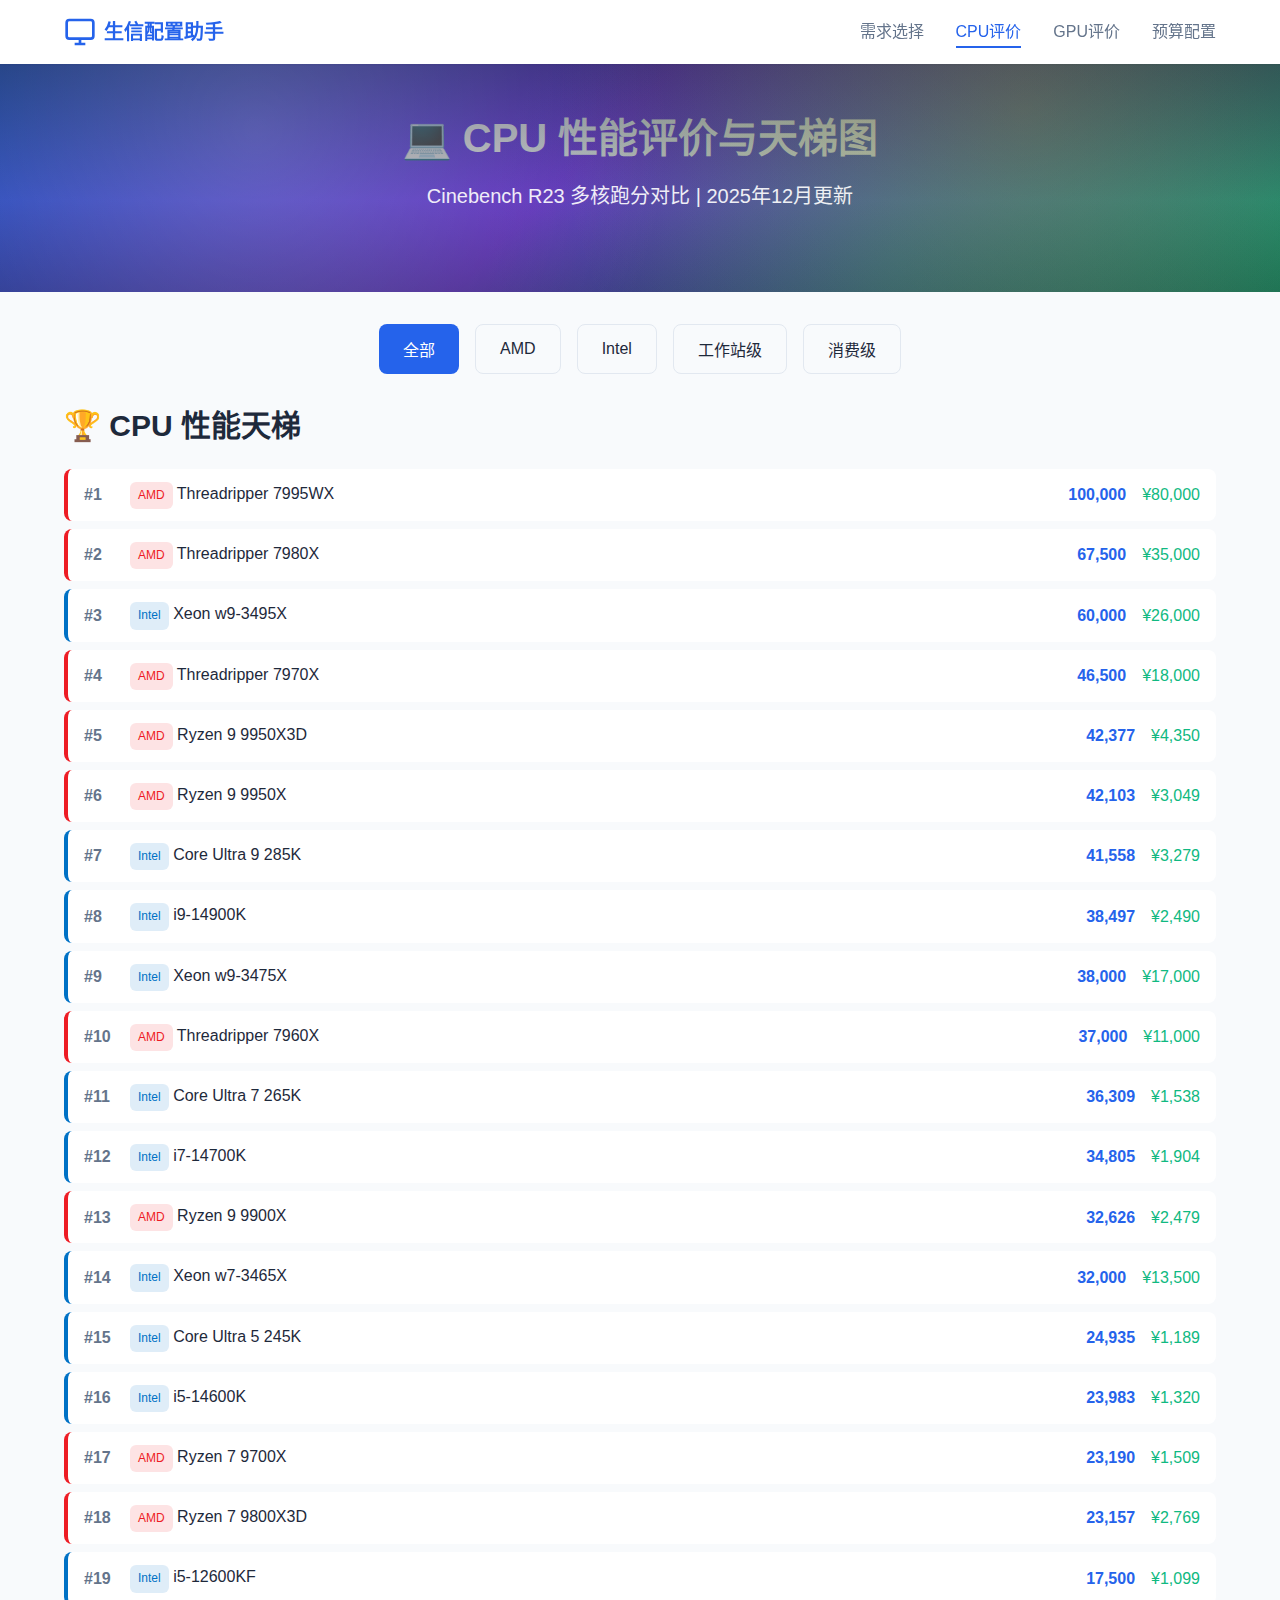
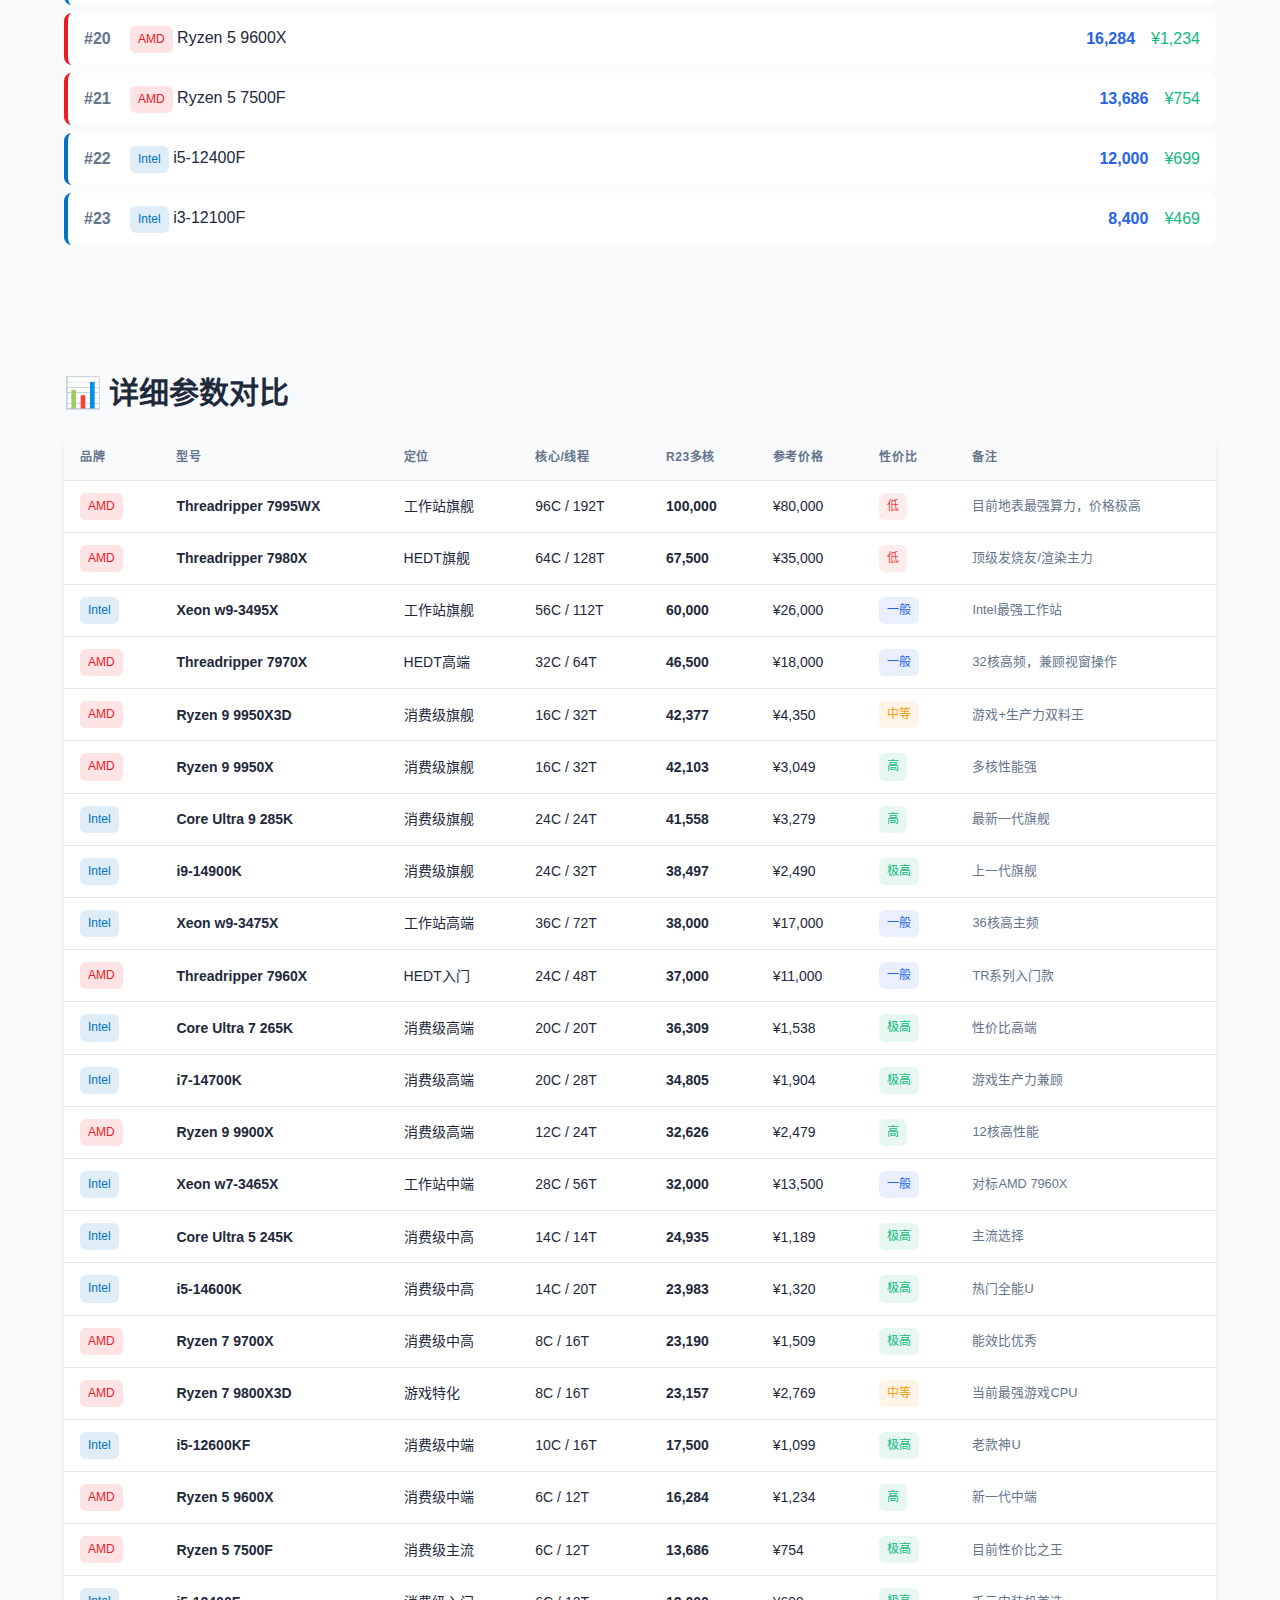
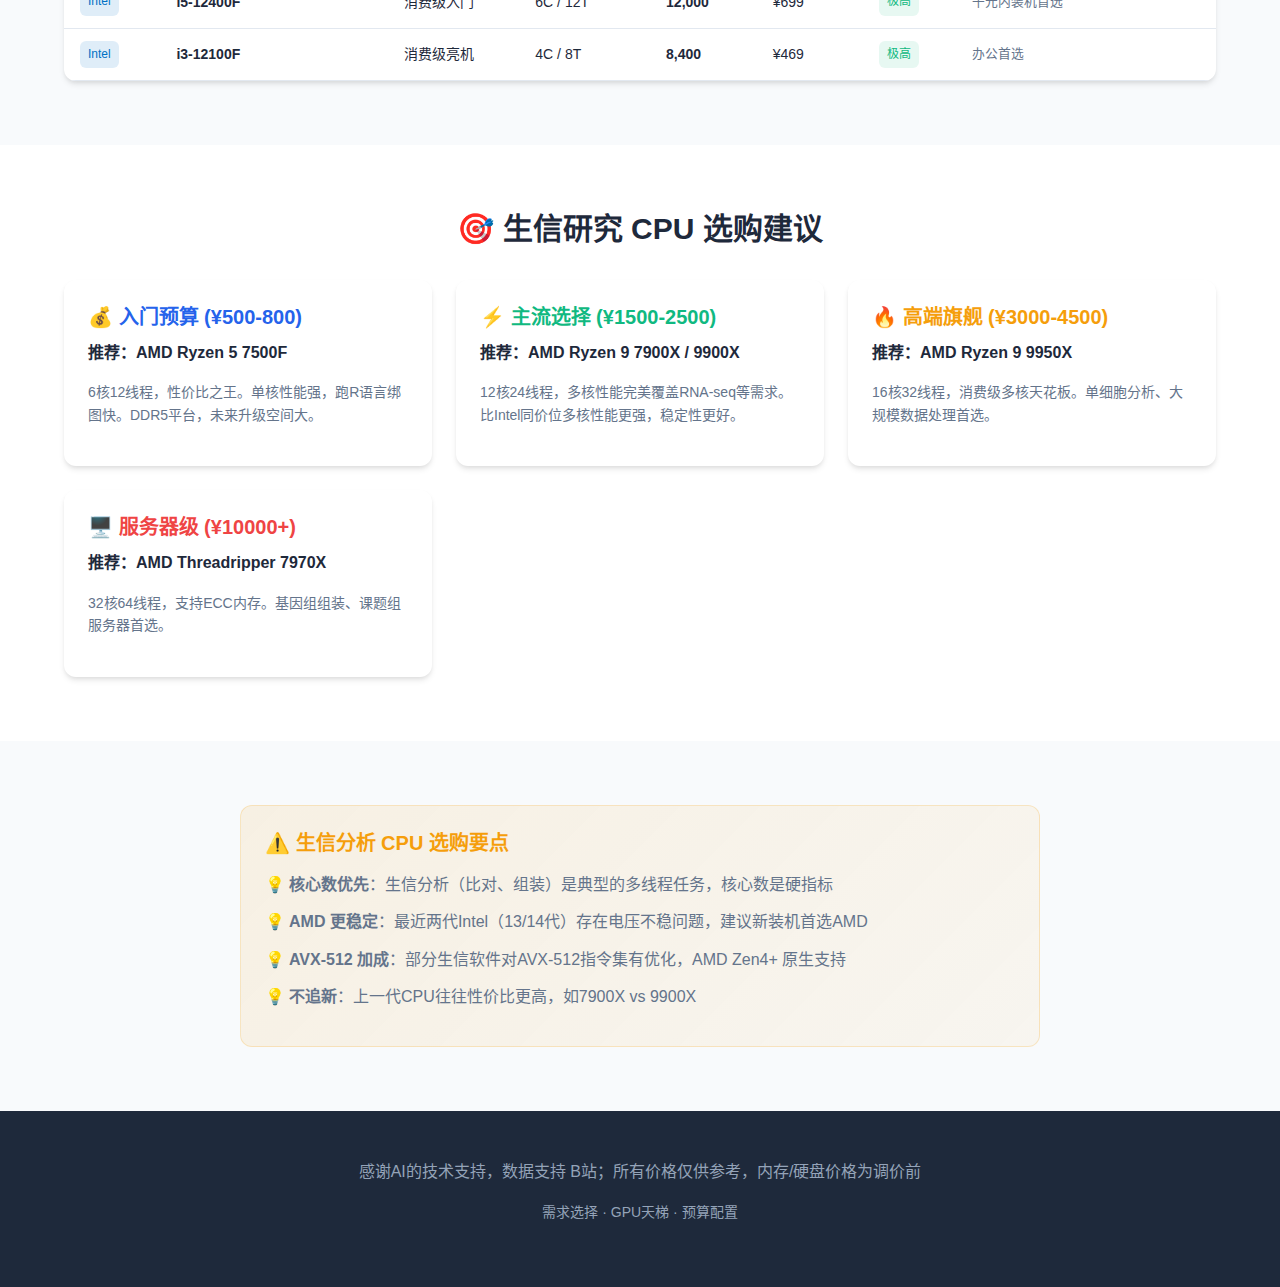
<file: cpu.html>
<!DOCTYPE html>
<html lang="zh-CN">
<head>
  <meta charset="UTF-8">
  <meta name="viewport" content="width=device-width, initial-scale=1.0">
  <title>CPU评价与天梯图 - 医学生电脑硬件配置推荐</title>
  <meta name="description" content="2025年最新CPU性能天梯图与价格对比，帮助生信研究人员选择最适合的处理器">
  <link rel="stylesheet" href="css/style.css?v=4">
</head>
<body>
  <!-- Header -->
  <header class="header">
    <div class="container">
      <nav class="nav">
        <a href="index.html" class="nav-brand">
          <svg viewBox="0 0 24 24" fill="none" stroke="currentColor" stroke-width="2">
            <rect x="2" y="3" width="20" height="14" rx="2"/>
            <path d="M8 21h8M12 17v4"/>
          </svg>
          生信配置助手
        </a>
        <button class="nav-toggle" onclick="toggleNav()">
          <span></span><span></span><span></span>
        </button>
        <ul class="nav-links" id="navLinks">
          <li><a href="index.html">需求选择</a></li>
          <li><a href="cpu.html" class="active">CPU评价</a></li>
          <li><a href="gpu.html">GPU评价</a></li>
          <li><a href="builder.html">预算配置</a></li>
        </ul>
      </nav>
    </div>
  </header>

  <!-- Page Header -->
  <section class="hero" style="padding: 3rem 0;">
    <div class="container">
      <h1>💻 CPU 性能评价与天梯图</h1>
      <p>Cinebench R23 多核跑分对比 | 2025年12月更新</p>
    </div>
  </section>

  <!-- Filter Section -->
  <section class="section" style="padding-top: 2rem; padding-bottom: 1rem;">
    <div class="container">
      <div class="flex flex-wrap gap-2 justify-center">
        <button class="btn btn-primary" onclick="filterCPU('all')">全部</button>
        <button class="btn btn-secondary" onclick="filterCPU('AMD')">AMD</button>
        <button class="btn btn-secondary" onclick="filterCPU('Intel')">Intel</button>
        <button class="btn btn-secondary" onclick="filterCPU('workstation')">工作站级</button>
        <button class="btn btn-secondary" onclick="filterCPU('consumer')">消费级</button>
      </div>
    </div>
  </section>

  <!-- CPU Tier Chart -->
  <section class="section" style="padding-top: 1rem;">
    <div class="container">
      <h2 class="mb-3">🏆 CPU 性能天梯</h2>
      <div class="tier-chart" id="cpuTierChart">
        <!-- 动态生成 -->
      </div>
    </div>
  </section>

  <!-- CPU Table -->
  <section class="section">
    <div class="container">
      <h2 class="mb-3">📊 详细参数对比</h2>
      <div class="table-container">
        <table id="cpuTable">
          <thead>
            <tr>
              <th>品牌</th>
              <th>型号</th>
              <th>定位</th>
              <th>核心/线程</th>
              <th>R23多核</th>
              <th>参考价格</th>
              <th>性价比</th>
              <th>备注</th>
            </tr>
          </thead>
          <tbody id="cpuTableBody">
            <!-- 动态生成 -->
          </tbody>
        </table>
      </div>
    </div>
  </section>

  <!-- Recommendations -->
  <section class="section" style="background: var(--bg-card);">
    <div class="container">
      <h2 class="text-center mb-4">🎯 生信研究 CPU 选购建议</h2>
      <div class="card-grid">
        <div class="card">
          <h4 style="color: var(--primary-color);">💰 入门预算 (¥500-800)</h4>
          <p><strong>推荐：AMD Ryzen 5 7500F</strong></p>
          <p style="color: var(--text-secondary); font-size: 0.875rem;">
            6核12线程，性价比之王。单核性能强，跑R语言绑图快。DDR5平台，未来升级空间大。
          </p>
        </div>
        
        <div class="card">
          <h4 style="color: var(--secondary-color);">⚡ 主流选择 (¥1500-2500)</h4>
          <p><strong>推荐：AMD Ryzen 9 7900X / 9900X</strong></p>
          <p style="color: var(--text-secondary); font-size: 0.875rem;">
            12核24线程，多核性能完美覆盖RNA-seq等需求。比Intel同价位多核性能更强，稳定性更好。
          </p>
        </div>
        
        <div class="card">
          <h4 style="color: var(--accent-color);">🔥 高端旗舰 (¥3000-4500)</h4>
          <p><strong>推荐：AMD Ryzen 9 9950X</strong></p>
          <p style="color: var(--text-secondary); font-size: 0.875rem;">
            16核32线程，消费级多核天花板。单细胞分析、大规模数据处理首选。
          </p>
        </div>
        
        <div class="card">
          <h4 style="color: var(--danger-color);">🖥️ 服务器级 (¥10000+)</h4>
          <p><strong>推荐：AMD Threadripper 7970X</strong></p>
          <p style="color: var(--text-secondary); font-size: 0.875rem;">
            32核64线程，支持ECC内存。基因组组装、课题组服务器首选。
          </p>
        </div>
      </div>
    </div>
  </section>

  <!-- Tips -->
  <section class="section">
    <div class="container">
      <div class="tips-card" style="max-width: 800px; margin: 0 auto;">
        <h4>⚠️ 生信分析 CPU 选购要点</h4>
        <ul>
          <li><strong>核心数优先</strong>：生信分析（比对、组装）是典型的多线程任务，核心数是硬指标</li>
          <li><strong>AMD 更稳定</strong>：最近两代Intel（13/14代）存在电压不稳问题，建议新装机首选AMD</li>
          <li><strong>AVX-512 加成</strong>：部分生信软件对AVX-512指令集有优化，AMD Zen4+ 原生支持</li>
          <li><strong>不追新</strong>：上一代CPU往往性价比更高，如7900X vs 9900X</li>
        </ul>
      </div>
    </div>
  </section>

  <!-- Footer -->
  <footer class="footer">
    <div class="container">
      <p>感谢AI的技术支持，数据支持 B站；所有价格仅供参考，内存/硬盘价格为调价前</p>
      <p style="margin-top: 0.5rem; font-size: 0.875rem;">
        <a href="index.html">需求选择</a> · 
        <a href="gpu.html">GPU天梯</a> · 
        <a href="builder.html">预算配置</a>
      </p>
    </div>
  </footer>

  <script src="js/data.js"></script>
  <script>
    // 移动端导航切换
    function toggleNav() {
      document.getElementById('navLinks').classList.toggle('active');
    }

    // 当前筛选
    let currentFilter = 'all';

    // 初始化
    document.addEventListener('DOMContentLoaded', function() {
      renderCPUTier();
      renderCPUTable();
    });

    // 筛选CPU
    function filterCPU(filter) {
      currentFilter = filter;
      
      // 更新按钮状态
      document.querySelectorAll('.flex button').forEach(btn => {
        btn.classList.remove('btn-primary');
        btn.classList.add('btn-secondary');
      });
      event.target.classList.remove('btn-secondary');
      event.target.classList.add('btn-primary');
      
      renderCPUTier();
      renderCPUTable();
    }

    // 获取筛选后的数据
    function getFilteredData() {
      return cpuData.filter(cpu => {
        if (currentFilter === 'all') return true;
        if (currentFilter === 'AMD') return cpu.brand === 'AMD';
        if (currentFilter === 'Intel') return cpu.brand === 'Intel';
        if (currentFilter === 'workstation') return cpu.tier.includes('工作站') || cpu.tier.includes('HEDT');
        if (currentFilter === 'consumer') return cpu.tier.includes('消费级');
        return true;
      });
    }

    // 渲染天梯图
    function renderCPUTier() {
      const container = document.getElementById('cpuTierChart');
      const data = getFilteredData().sort((a, b) => b.score - a.score);
      const maxScore = data[0]?.score || 1;
      
      container.innerHTML = data.map((cpu, index) => {
        const width = (cpu.score / maxScore * 100).toFixed(1);
        const tierClass = index < 3 ? 'tier-1' : index < 8 ? 'tier-2' : index < 15 ? 'tier-3' : 'tier-4';
        const brandColor = cpu.brand === 'AMD' ? '#ed1c24' : '#0071c5';
        
        return `
          <div class="tier-item ${tierClass}" style="border-left-color: ${brandColor};">
            <span class="rank">#${index + 1}</span>
            <span class="name">
              <span class="badge" style="background: ${brandColor}20; color: ${brandColor};">${cpu.brand}</span>
              ${cpu.model}
            </span>
            <span class="score">${cpu.score.toLocaleString()}</span>
            <span class="price">¥${cpu.price.toLocaleString()}</span>
          </div>
        `;
      }).join('');
    }

    // 渲染表格
    function renderCPUTable() {
      const tbody = document.getElementById('cpuTableBody');
      const data = getFilteredData().sort((a, b) => b.score - a.score);
      
      tbody.innerHTML = data.map(cpu => {
        const valueRatio = (cpu.score / cpu.price).toFixed(2);
        const brandColor = cpu.brand === 'AMD' ? '#ed1c24' : '#0071c5';
        
        // 性价比评级
        let valueClass = 'badge-primary';
        let valueLabel = '一般';
        if (valueRatio > 15) { valueClass = 'badge-success'; valueLabel = '极高'; }
        else if (valueRatio > 10) { valueClass = 'badge-success'; valueLabel = '高'; }
        else if (valueRatio > 5) { valueClass = 'badge-warning'; valueLabel = '中等'; }
        else if (valueRatio < 2) { valueClass = 'badge-danger'; valueLabel = '低'; }
        
        return `
          <tr>
            <td><span class="badge" style="background: ${brandColor}20; color: ${brandColor};">${cpu.brand}</span></td>
            <td><strong>${cpu.model}</strong></td>
            <td>${cpu.tier}</td>
            <td>${cpu.cores}C / ${cpu.threads}T</td>
            <td><strong>${cpu.score.toLocaleString()}</strong></td>
            <td>¥${cpu.price.toLocaleString()}</td>
            <td><span class="badge ${valueClass}">${valueLabel}</span></td>
            <td style="color: var(--text-secondary); font-size: 0.8rem;">${cpu.note}</td>
          </tr>
        `;
      }).join('');
    }
  </script>
</body>
</html>
</file>
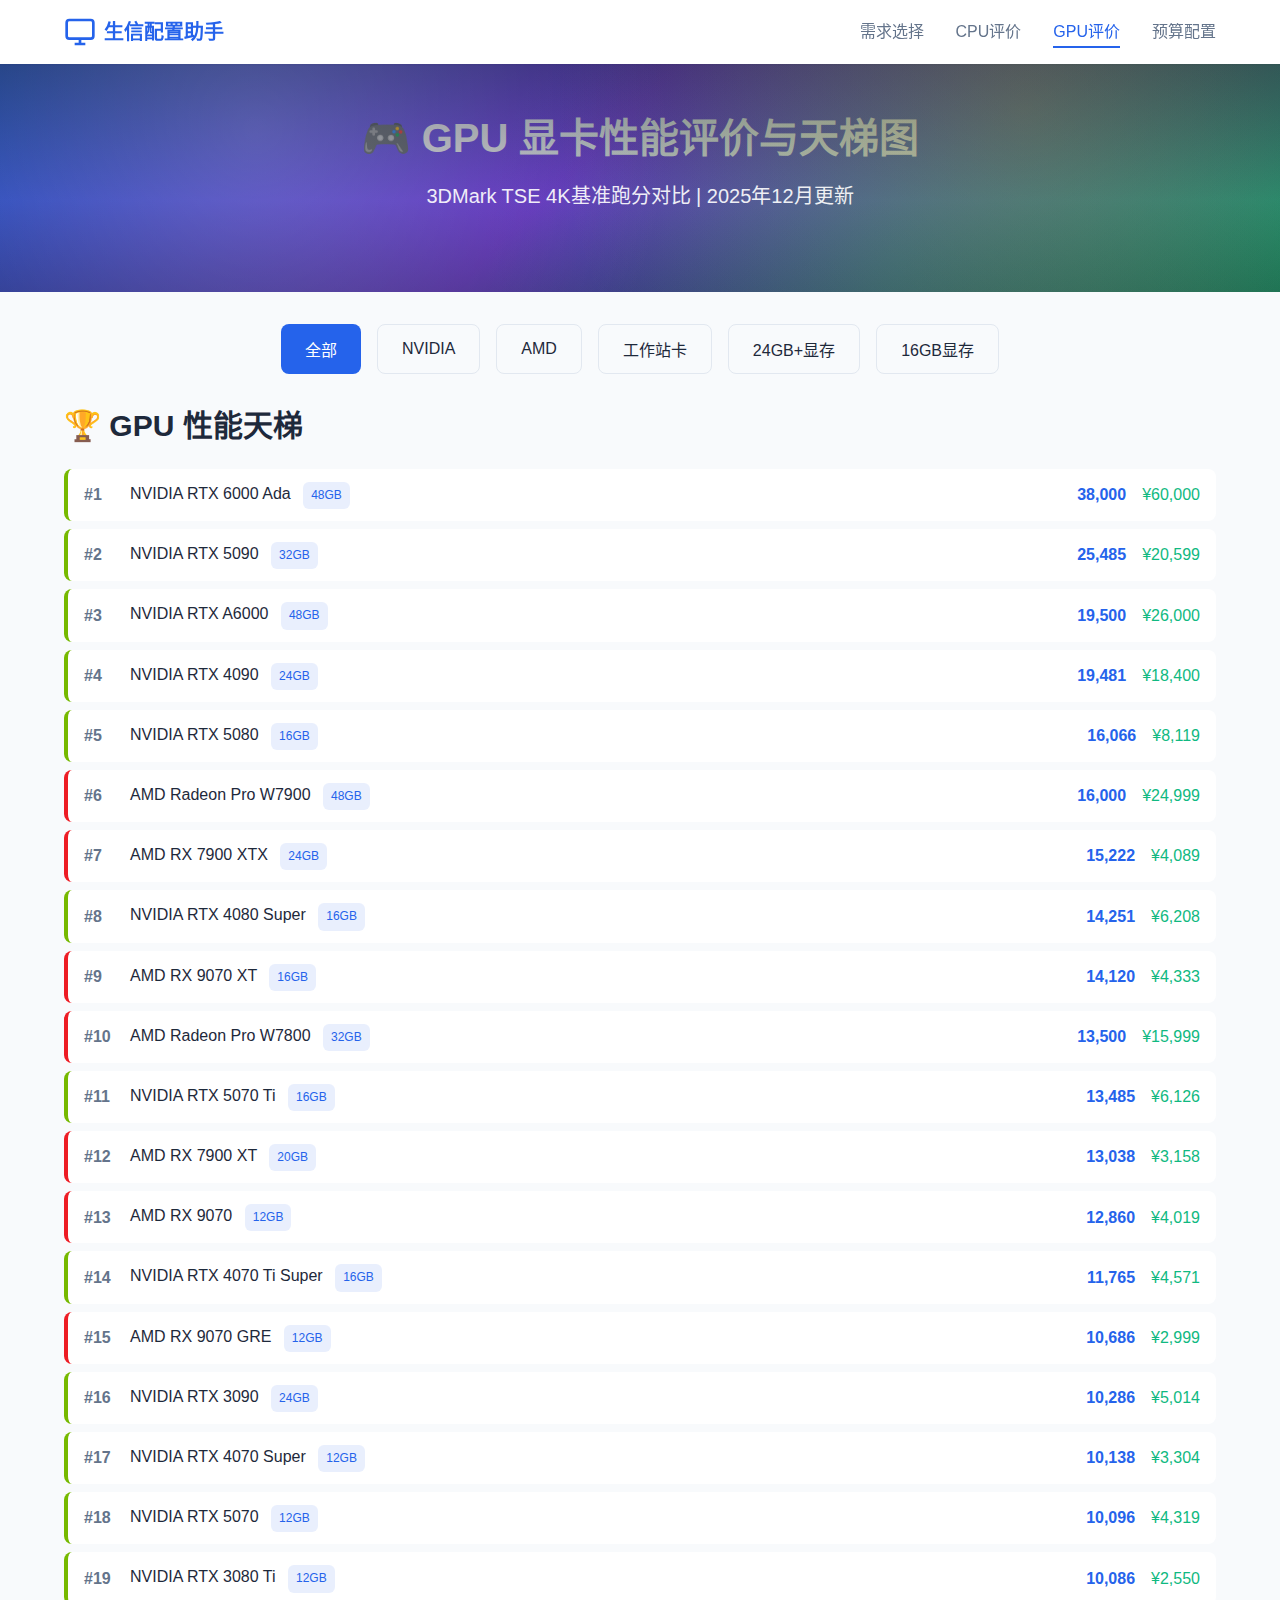
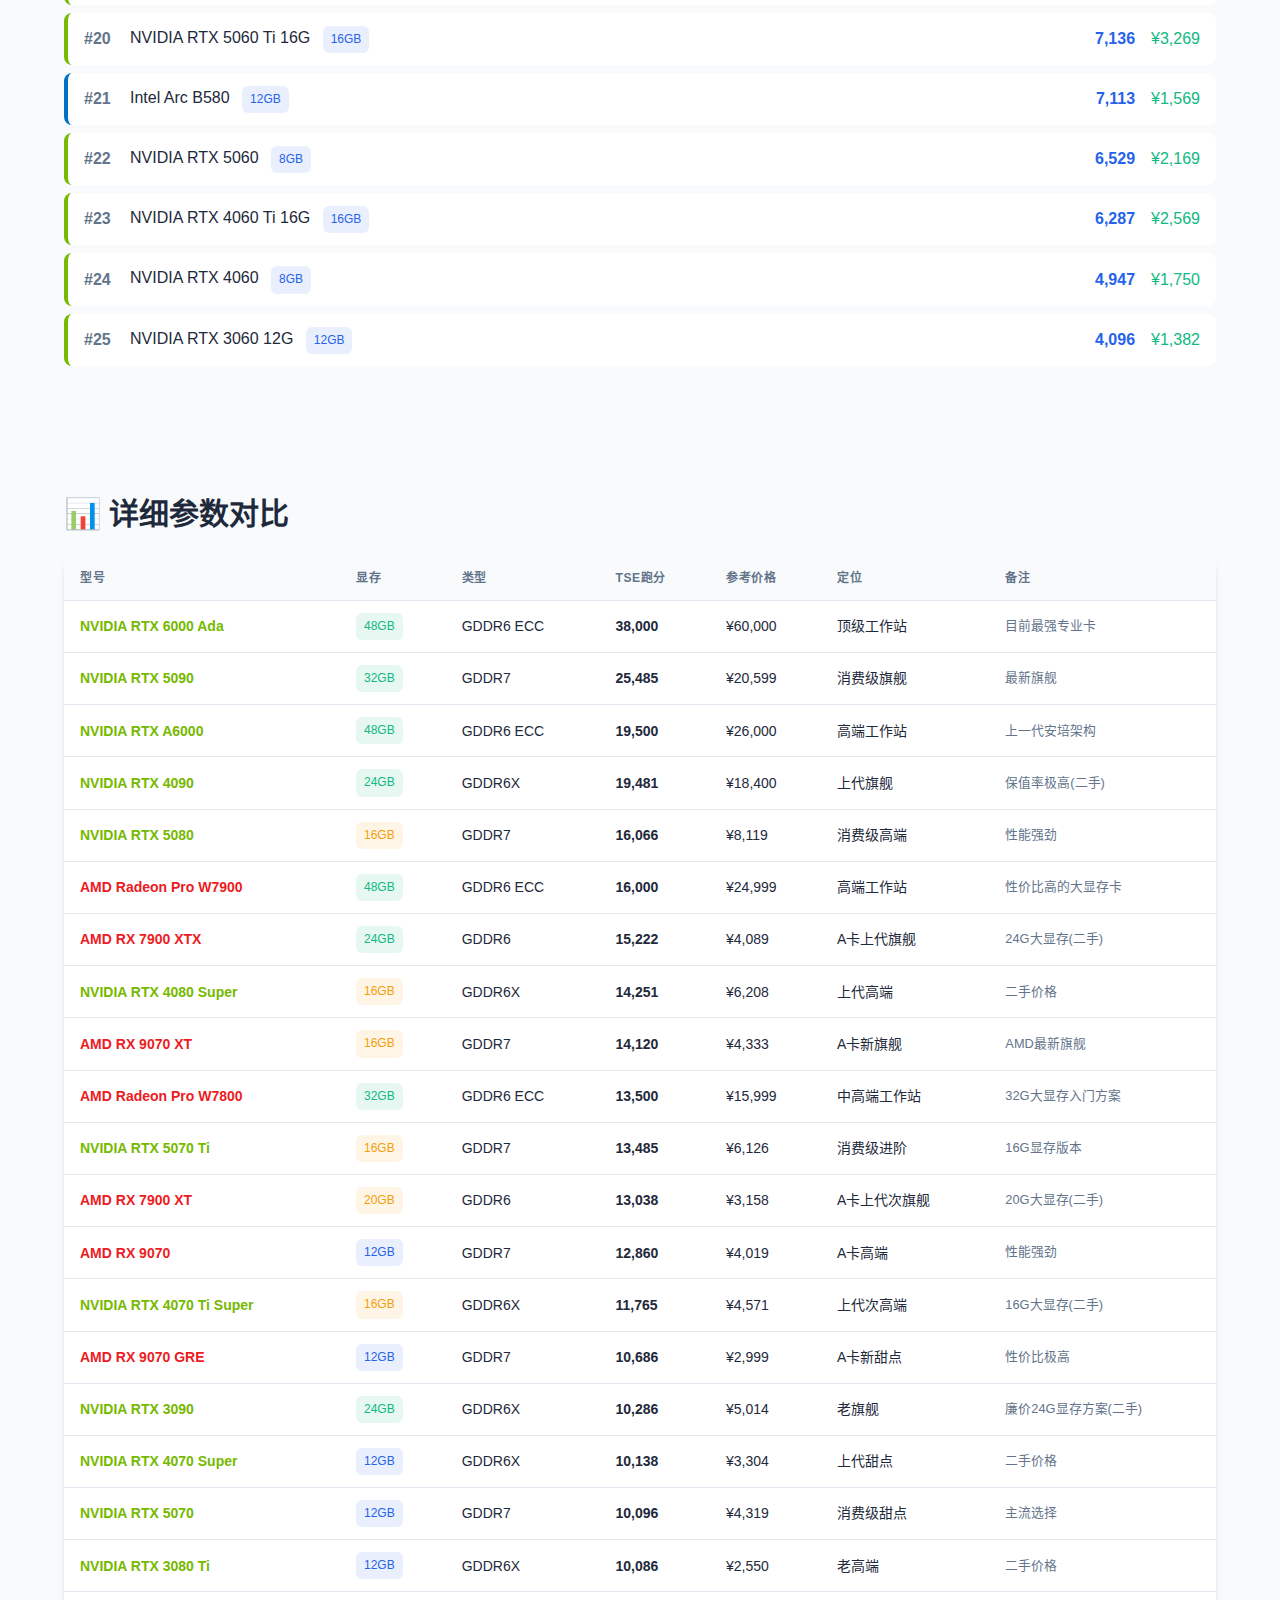
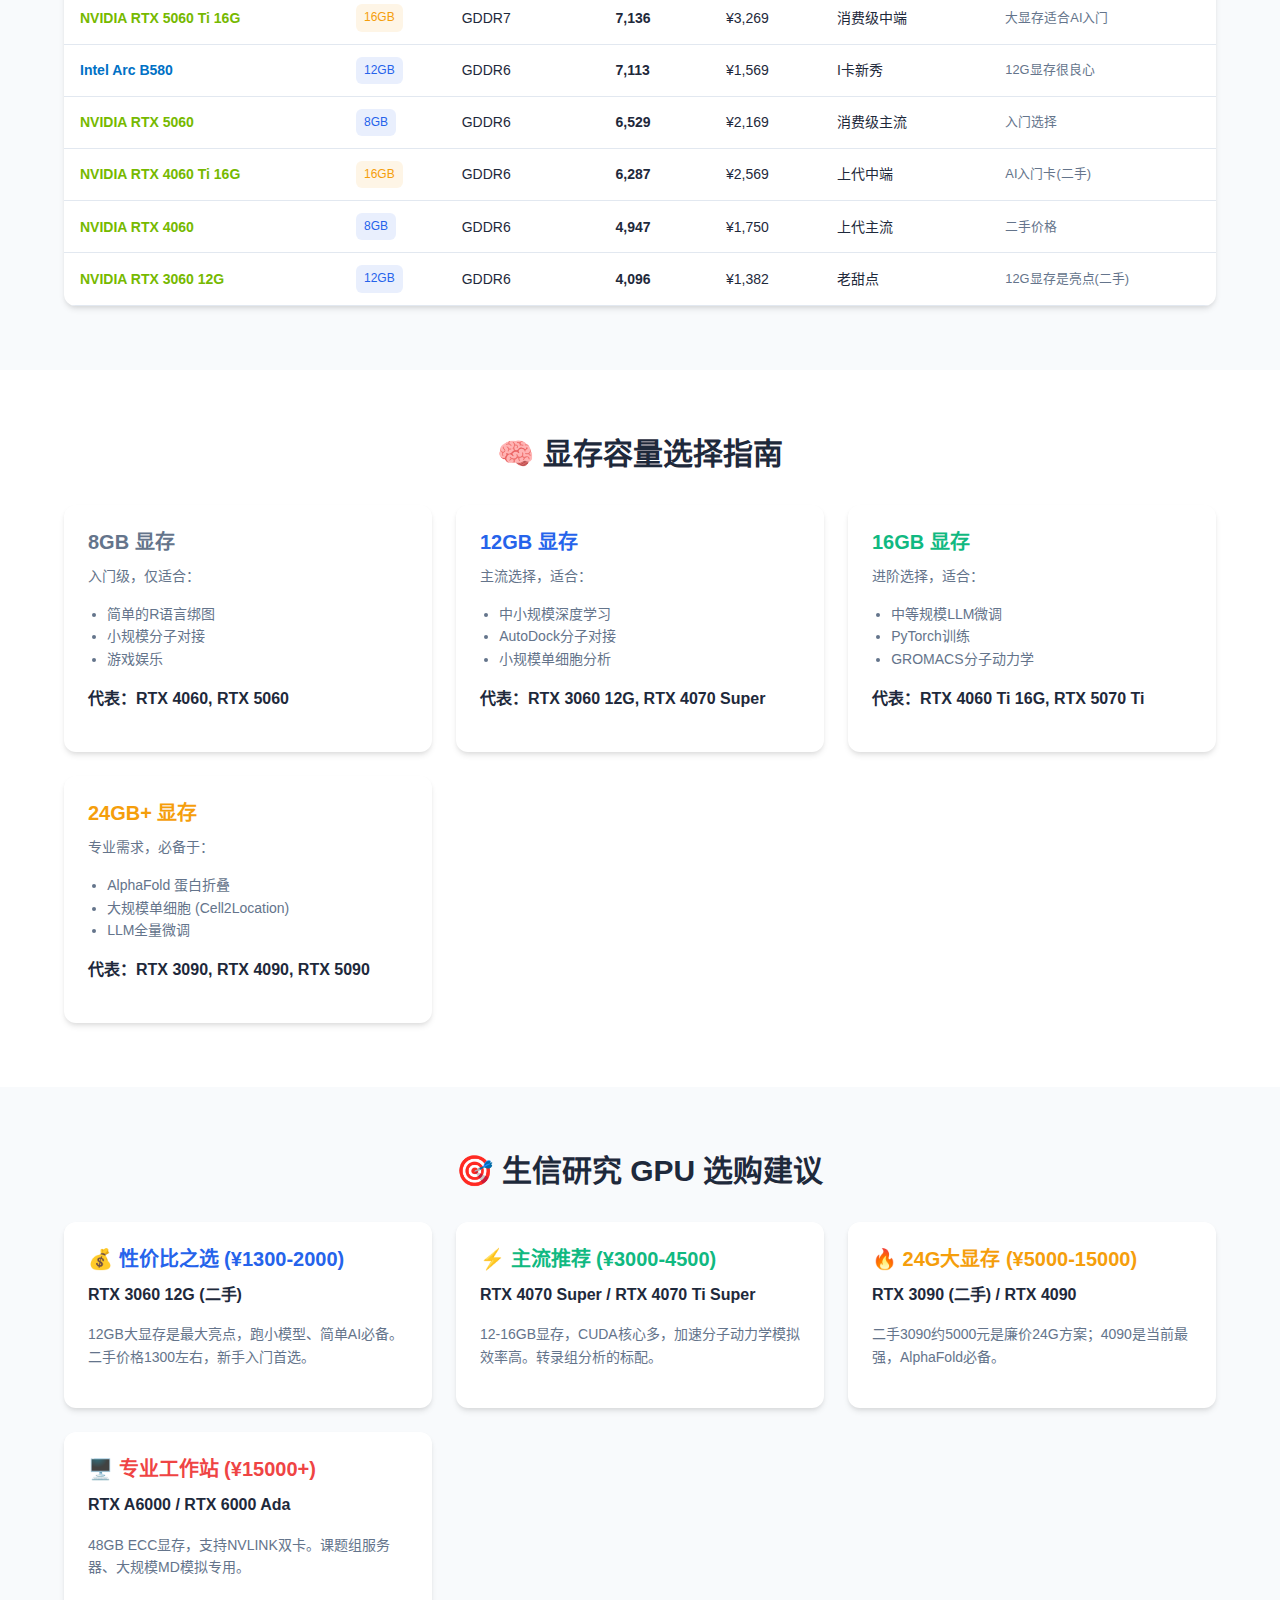
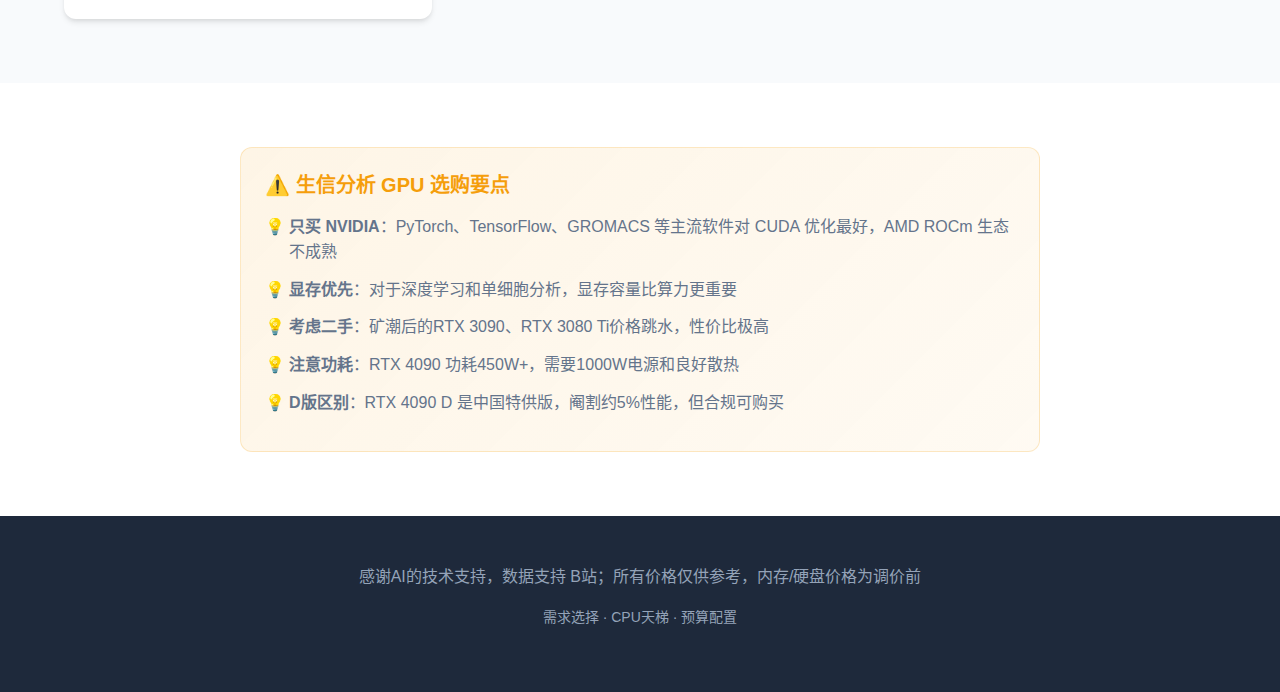
<file: gpu.html>
<!DOCTYPE html>
<html lang="zh-CN">
<head>
  <meta charset="UTF-8">
  <meta name="viewport" content="width=device-width, initial-scale=1.0">
  <title>GPU评价与天梯图 - 医学生电脑硬件配置推荐</title>
  <meta name="description" content="2025年最新GPU显卡性能天梯图与价格对比，帮助生信研究人员选择最适合的显卡">
  <link rel="stylesheet" href="css/style.css?v=4">
</head>
<body>
  <!-- Header -->
  <header class="header">
    <div class="container">
      <nav class="nav">
        <a href="index.html" class="nav-brand">
          <svg viewBox="0 0 24 24" fill="none" stroke="currentColor" stroke-width="2">
            <rect x="2" y="3" width="20" height="14" rx="2"/>
            <path d="M8 21h8M12 17v4"/>
          </svg>
          生信配置助手
        </a>
        <button class="nav-toggle" onclick="toggleNav()">
          <span></span><span></span><span></span>
        </button>
        <ul class="nav-links" id="navLinks">
          <li><a href="index.html">需求选择</a></li>
          <li><a href="cpu.html">CPU评价</a></li>
          <li><a href="gpu.html" class="active">GPU评价</a></li>
          <li><a href="builder.html">预算配置</a></li>
        </ul>
      </nav>
    </div>
  </header>

  <!-- Page Header -->
  <section class="hero" style="padding: 3rem 0;">
    <div class="container">
      <h1>🎮 GPU 显卡性能评价与天梯图</h1>
      <p>3DMark TSE 4K基准跑分对比 | 2025年12月更新</p>
    </div>
  </section>

  <!-- Filter Section -->
  <section class="section" style="padding-top: 2rem; padding-bottom: 1rem;">
    <div class="container">
      <div class="flex flex-wrap gap-2 justify-center">
        <button class="btn btn-primary" onclick="filterGPU('all')">全部</button>
        <button class="btn btn-secondary" onclick="filterGPU('nvidia')">NVIDIA</button>
        <button class="btn btn-secondary" onclick="filterGPU('amd')">AMD</button>
        <button class="btn btn-secondary" onclick="filterGPU('workstation')">工作站卡</button>
        <button class="btn btn-secondary" onclick="filterGPU('vram24')">24GB+显存</button>
        <button class="btn btn-secondary" onclick="filterGPU('vram16')">16GB显存</button>
      </div>
    </div>
  </section>

  <!-- GPU Tier Chart -->
  <section class="section" style="padding-top: 1rem;">
    <div class="container">
      <h2 class="mb-3">🏆 GPU 性能天梯</h2>
      <div class="tier-chart" id="gpuTierChart">
        <!-- 动态生成 -->
      </div>
    </div>
  </section>

  <!-- GPU Table -->
  <section class="section">
    <div class="container">
      <h2 class="mb-3">📊 详细参数对比</h2>
      <div class="table-container">
        <table id="gpuTable">
          <thead>
            <tr>
              <th>型号</th>
              <th>显存</th>
              <th>类型</th>
              <th>TSE跑分</th>
              <th>参考价格</th>
              <th>定位</th>
              <th>备注</th>
            </tr>
          </thead>
          <tbody id="gpuTableBody">
            <!-- 动态生成 -->
          </tbody>
        </table>
      </div>
    </div>
  </section>

  <!-- VRAM Guide -->
  <section class="section" style="background: var(--bg-card);">
    <div class="container">
      <h2 class="text-center mb-4">🧠 显存容量选择指南</h2>
      <div class="card-grid">
        <div class="card">
          <h4 style="color: var(--text-secondary);">8GB 显存</h4>
          <p style="color: var(--text-secondary); font-size: 0.875rem;">
            入门级，仅适合：
          </p>
          <ul style="color: var(--text-secondary); font-size: 0.875rem; padding-left: 1.2rem;">
            <li>简单的R语言绑图</li>
            <li>小规模分子对接</li>
            <li>游戏娱乐</li>
          </ul>
          <p style="margin-top: 1rem;"><strong>代表：RTX 4060, RTX 5060</strong></p>
        </div>
        
        <div class="card">
          <h4 style="color: var(--primary-color);">12GB 显存</h4>
          <p style="color: var(--text-secondary); font-size: 0.875rem;">
            主流选择，适合：
          </p>
          <ul style="color: var(--text-secondary); font-size: 0.875rem; padding-left: 1.2rem;">
            <li>中小规模深度学习</li>
            <li>AutoDock分子对接</li>
            <li>小规模单细胞分析</li>
          </ul>
          <p style="margin-top: 1rem;"><strong>代表：RTX 3060 12G, RTX 4070 Super</strong></p>
        </div>
        
        <div class="card">
          <h4 style="color: var(--secondary-color);">16GB 显存</h4>
          <p style="color: var(--text-secondary); font-size: 0.875rem;">
            进阶选择，适合：
          </p>
          <ul style="color: var(--text-secondary); font-size: 0.875rem; padding-left: 1.2rem;">
            <li>中等规模LLM微调</li>
            <li>PyTorch训练</li>
            <li>GROMACS分子动力学</li>
          </ul>
          <p style="margin-top: 1rem;"><strong>代表：RTX 4060 Ti 16G, RTX 5070 Ti</strong></p>
        </div>
        
        <div class="card">
          <h4 style="color: var(--accent-color);">24GB+ 显存</h4>
          <p style="color: var(--text-secondary); font-size: 0.875rem;">
            专业需求，必备于：
          </p>
          <ul style="color: var(--text-secondary); font-size: 0.875rem; padding-left: 1.2rem;">
            <li>AlphaFold 蛋白折叠</li>
            <li>大规模单细胞 (Cell2Location)</li>
            <li>LLM全量微调</li>
          </ul>
          <p style="margin-top: 1rem;"><strong>代表：RTX 3090, RTX 4090, RTX 5090</strong></p>
        </div>
      </div>
    </div>
  </section>

  <!-- Recommendations -->
  <section class="section">
    <div class="container">
      <h2 class="text-center mb-4">🎯 生信研究 GPU 选购建议</h2>
      <div class="card-grid">
        <div class="card">
          <h4 style="color: var(--primary-color);">💰 性价比之选 (¥1300-2000)</h4>
          <p><strong>RTX 3060 12G (二手)</strong></p>
          <p style="color: var(--text-secondary); font-size: 0.875rem;">
            12GB大显存是最大亮点，跑小模型、简单AI必备。二手价格1300左右，新手入门首选。
          </p>
        </div>
        
        <div class="card">
          <h4 style="color: var(--secondary-color);">⚡ 主流推荐 (¥3000-4500)</h4>
          <p><strong>RTX 4070 Super / RTX 4070 Ti Super</strong></p>
          <p style="color: var(--text-secondary); font-size: 0.875rem;">
            12-16GB显存，CUDA核心多，加速分子动力学模拟效率高。转录组分析的标配。
          </p>
        </div>
        
        <div class="card">
          <h4 style="color: var(--accent-color);">🔥 24G大显存 (¥5000-15000)</h4>
          <p><strong>RTX 3090 (二手) / RTX 4090</strong></p>
          <p style="color: var(--text-secondary); font-size: 0.875rem;">
            二手3090约5000元是廉价24G方案；4090是当前最强，AlphaFold必备。
          </p>
        </div>
        
        <div class="card">
          <h4 style="color: var(--danger-color);">🖥️ 专业工作站 (¥15000+)</h4>
          <p><strong>RTX A6000 / RTX 6000 Ada</strong></p>
          <p style="color: var(--text-secondary); font-size: 0.875rem;">
            48GB ECC显存，支持NVLINK双卡。课题组服务器、大规模MD模拟专用。
          </p>
        </div>
      </div>
    </div>
  </section>

  <!-- Tips -->
  <section class="section" style="background: var(--bg-card);">
    <div class="container">
      <div class="tips-card" style="max-width: 800px; margin: 0 auto;">
        <h4>⚠️ 生信分析 GPU 选购要点</h4>
        <ul>
          <li><strong>只买 NVIDIA</strong>：PyTorch、TensorFlow、GROMACS 等主流软件对 CUDA 优化最好，AMD ROCm 生态不成熟</li>
          <li><strong>显存优先</strong>：对于深度学习和单细胞分析，显存容量比算力更重要</li>
          <li><strong>考虑二手</strong>：矿潮后的RTX 3090、RTX 3080 Ti价格跳水，性价比极高</li>
          <li><strong>注意功耗</strong>：RTX 4090 功耗450W+，需要1000W电源和良好散热</li>
          <li><strong>D版区别</strong>：RTX 4090 D 是中国特供版，阉割约5%性能，但合规可购买</li>
        </ul>
      </div>
    </div>
  </section>

  <!-- Footer -->
  <footer class="footer">
    <div class="container">
      <p>感谢AI的技术支持，数据支持 B站；所有价格仅供参考，内存/硬盘价格为调价前</p>
      <p style="margin-top: 0.5rem; font-size: 0.875rem;">
        <a href="index.html">需求选择</a> · 
        <a href="cpu.html">CPU天梯</a> · 
        <a href="builder.html">预算配置</a>
      </p>
    </div>
  </footer>

  <script src="js/data.js"></script>
  <script>
    // 移动端导航切换
    function toggleNav() {
      document.getElementById('navLinks').classList.toggle('active');
    }

    // 当前筛选
    let currentFilter = 'all';

    // 初始化
    document.addEventListener('DOMContentLoaded', function() {
      renderGPUTier();
      renderGPUTable();
    });

    // 筛选GPU
    function filterGPU(filter) {
      currentFilter = filter;
      
      // 更新按钮状态
      document.querySelectorAll('.flex button').forEach(btn => {
        btn.classList.remove('btn-primary');
        btn.classList.add('btn-secondary');
      });
      event.target.classList.remove('btn-secondary');
      event.target.classList.add('btn-primary');
      
      renderGPUTier();
      renderGPUTable();
    }

    // 获取筛选后的数据
    function getFilteredData() {
      return gpuData.filter(gpu => {
        if (currentFilter === 'all') return true;
        if (currentFilter === 'nvidia') return gpu.model.includes('NVIDIA');
        if (currentFilter === 'amd') return gpu.model.includes('AMD');
        if (currentFilter === 'workstation') return gpu.tier.includes('工作站');
        if (currentFilter === 'vram24') return gpu.vram >= 24;
        if (currentFilter === 'vram16') return gpu.vram === 16;
        return true;
      });
    }

    // 渲染天梯图
    function renderGPUTier() {
      const container = document.getElementById('gpuTierChart');
      const data = getFilteredData().sort((a, b) => b.score - a.score);
      const maxScore = data[0]?.score || 1;
      
      container.innerHTML = data.map((gpu, index) => {
        const tierClass = index < 3 ? 'tier-1' : index < 8 ? 'tier-2' : index < 15 ? 'tier-3' : 'tier-4';
        let brandColor = '#76b900'; // NVIDIA green
        if (gpu.model.includes('AMD')) brandColor = '#ed1c24';
        if (gpu.model.includes('Intel')) brandColor = '#0071c5';
        
        return `
          <div class="tier-item ${tierClass}" style="border-left-color: ${brandColor};">
            <span class="rank">#${index + 1}</span>
            <span class="name">
              ${gpu.model}
              <span class="badge badge-primary" style="margin-left: 0.5rem;">${gpu.vram}GB</span>
            </span>
            <span class="score">${gpu.score.toLocaleString()}</span>
            <span class="price">¥${gpu.price.toLocaleString()}</span>
          </div>
        `;
      }).join('');
    }

    // 渲染表格
    function renderGPUTable() {
      const tbody = document.getElementById('gpuTableBody');
      const data = getFilteredData().sort((a, b) => b.score - a.score);
      
      tbody.innerHTML = data.map(gpu => {
        let brandColor = '#76b900';
        if (gpu.model.includes('AMD')) brandColor = '#ed1c24';
        if (gpu.model.includes('Intel')) brandColor = '#0071c5';
        
        // 显存评级颜色
        let vramClass = 'badge-primary';
        if (gpu.vram >= 24) vramClass = 'badge-success';
        else if (gpu.vram >= 16) vramClass = 'badge-warning';
        
        return `
          <tr>
            <td><strong style="color: ${brandColor};">${gpu.model}</strong></td>
            <td><span class="badge ${vramClass}">${gpu.vram}GB</span></td>
            <td>${gpu.vramType}</td>
            <td><strong>${gpu.score.toLocaleString()}</strong></td>
            <td>¥${gpu.price.toLocaleString()}</td>
            <td>${gpu.tier}</td>
            <td style="color: var(--text-secondary); font-size: 0.8rem;">${gpu.note}</td>
          </tr>
        `;
      }).join('');
    }
  </script>
</body>
</html>
</file>
<file: css/style.css>
/* ========================================
   医学生电脑硬件配置推荐网站 - 样式表
   Vanilla CSS - 现代简洁风格
   ======================================== */

/* CSS Variables */
:root {
  --primary-color: #2563eb;
  --primary-dark: #1d4ed8;
  --primary-light: #3b82f6;
  --secondary-color: #10b981;
  --accent-color: #f59e0b;
  --danger-color: #ef4444;
  
  --bg-color: #f8fafc;
  --bg-card: #ffffff;
  --bg-dark: #1e293b;
  
  --text-primary: #1e293b;
  --text-secondary: #64748b;
  --text-light: #94a3b8;
  --text-white: #ffffff;
  
  --border-color: #e2e8f0;
  --shadow-sm: 0 1px 2px rgba(0, 0, 0, 0.05);
  --shadow-md: 0 4px 6px -1px rgba(0, 0, 0, 0.1), 0 2px 4px -1px rgba(0, 0, 0, 0.06);
  --shadow-lg: 0 10px 15px -3px rgba(0, 0, 0, 0.1), 0 4px 6px -2px rgba(0, 0, 0, 0.05);
  
  --radius-sm: 0.375rem;
  --radius-md: 0.5rem;
  --radius-lg: 0.75rem;
  --radius-xl: 1rem;
  
  --transition: all 0.2s ease-in-out;
}

/* Reset & Base */
*, *::before, *::after {
  box-sizing: border-box;
  margin: 0;
  padding: 0;
}

html {
  scroll-behavior: smooth;
}

body {
  font-family: -apple-system, BlinkMacSystemFont, 'Segoe UI', Roboto, 'Helvetica Neue', Arial, 'Noto Sans SC', sans-serif;
  font-size: 16px;
  line-height: 1.6;
  color: var(--text-primary);
  background-color: var(--bg-color);
  min-height: 100vh;
}

/* Typography */
h1, h2, h3, h4, h5, h6 {
  font-weight: 600;
  line-height: 1.3;
  margin-bottom: 0.5em;
}

h1 { font-size: 2.25rem; }
h2 { font-size: 1.875rem; }
h3 { font-size: 1.5rem; }
h4 { font-size: 1.25rem; }

p { margin-bottom: 1rem; }

a {
  color: var(--primary-color);
  text-decoration: none;
  transition: var(--transition);
}

a:hover {
  color: var(--primary-dark);
}

/* Layout */
.container {
  max-width: 1200px;
  margin: 0 auto;
  padding: 0 1.5rem;
}

.section {
  padding: 4rem 0;
}

/* Header & Navigation */
.header {
  background: var(--bg-card);
  box-shadow: var(--shadow-sm);
  position: sticky;
  top: 0;
  z-index: 100;
}

.nav {
  display: flex;
  justify-content: space-between;
  align-items: center;
  padding: 1rem 0;
}

.nav-brand {
  font-size: 1.25rem;
  font-weight: 700;
  color: var(--primary-color);
  display: flex;
  align-items: center;
  gap: 0.5rem;
}

.nav-brand svg {
  width: 32px;
  height: 32px;
}

.nav-links {
  display: flex;
  gap: 2rem;
  list-style: none;
}

.nav-links a {
  color: var(--text-secondary);
  font-weight: 500;
  padding: 0.5rem 0;
  position: relative;
}

.nav-links a:hover,
.nav-links a.active {
  color: var(--primary-color);
}

.nav-links a::after {
  content: '';
  position: absolute;
  bottom: 0;
  left: 0;
  width: 0;
  height: 2px;
  background: var(--primary-color);
  transition: var(--transition);
}

.nav-links a:hover::after,
.nav-links a.active::after {
  width: 100%;
}

/* Mobile Menu */
.nav-toggle {
  display: none;
  flex-direction: column;
  gap: 4px;
  background: none;
  border: none;
  cursor: pointer;
  padding: 0.5rem;
}

.nav-toggle span {
  display: block;
  width: 24px;
  height: 2px;
  background: var(--text-primary);
  transition: var(--transition);
}

@media (max-width: 768px) {
  .nav-toggle {
    display: flex;
  }
  
  .nav-links {
    position: absolute;
    top: 100%;
    left: 0;
    right: 0;
    background: var(--bg-card);
    flex-direction: column;
    padding: 1rem;
    gap: 0;
    box-shadow: var(--shadow-md);
    display: none;
  }
  
  .nav-links.active {
    display: flex;
  }
  
  .nav-links a {
    padding: 0.75rem 0;
    border-bottom: 1px solid var(--border-color);
  }
}

/* Hero Section */
.hero {
  background: linear-gradient(135deg, #2563eb 0%, #7c3aed 45%, #10b981 100%);
  color: var(--text-white);
  padding: 7rem 0;
  text-align: center;
  position: relative;
  overflow: hidden;
}

.hero::before {
  content: '';
  position: absolute;
  inset: 0;
  background:
    radial-gradient(circle at 20% 30%, rgba(255, 255, 255, 0.18) 0%, rgba(255, 255, 255, 0) 40%),
    radial-gradient(circle at 80% 20%, rgba(245, 158, 11, 0.22) 0%, rgba(245, 158, 11, 0) 45%),
    radial-gradient(circle at 70% 85%, rgba(16, 185, 129, 0.18) 0%, rgba(16, 185, 129, 0) 45%),
    linear-gradient(180deg, rgba(15, 23, 42, 0.55) 0%, rgba(15, 23, 42, 0.25) 60%, rgba(15, 23, 42, 0.45) 100%);
  pointer-events: none;
  z-index: 0;
}

.hero-content {
  position: relative;
  z-index: 2;
}

/* Hero carousel (auto sliding) */
.hero-carousel {
  position: absolute;
  inset: 0;
  display: flex;
  align-items: center;
  justify-content: center;
  padding: 0 1.5rem;
  pointer-events: none;
  z-index: 1;
  opacity: 0.42; /* make it a colorful background element */
}

.hero-carousel-viewport {
  width: min(1200px, 100%);
  height: 440px;
  border-radius: 1.25rem;
  overflow: hidden;
  box-shadow: 0 30px 60px -20px rgba(0, 0, 0, 0.55);
  transform: translateZ(0);
  background: rgba(15, 23, 42, 0.55);
}

.hero-carousel-track {
  display: flex;
  height: 100%;
  will-change: transform;
  animation: heroCarouselSlide 10s ease-in-out infinite;
}

.hero-slide {
  flex: 0 0 100%;
  height: 100%;
}

.hero-slide img {
  width: 100%;
  height: 100%;
  object-fit: contain; /* show full image without cropping */
  filter: saturate(1.1) contrast(1.1) brightness(0.88);
}

@keyframes heroCarouselSlide {
  0%,
  20% {
    transform: translateX(0);
  }
  50%,
  70% {
    transform: translateX(-100%);
  }
  100% {
    transform: translateX(0);
  }
}

@media (max-width: 768px) {
  .hero {
    padding: 5.25rem 0;
  }

  .hero-carousel {
    opacity: 0.28;
  }

  .hero-carousel-viewport {
    height: 280px;
  }
}

/* 强制所有用户启用轮播动画：不再在 prefers-reduced-motion 下禁用 */

/* (legacy) hero images: keep for compatibility if any page still uses them */
.hero-img {
  position: absolute;
  top: 50%;
  height: 280px;
  width: auto;
  border-radius: var(--radius-lg);
  box-shadow: 0 25px 50px -12px rgba(0, 0, 0, 0.5);
  opacity: 0.6;
  transition: all 0.4s ease;
  object-fit: cover;
  filter: brightness(0.8) contrast(1.1);
}

.hero-img:hover {
  transform: translateY(-50%) scale(1.1);
  opacity: 1;
  filter: brightness(1);
  z-index: 3;
}

.hero-img-left {
  left: 2%; /* Closer to edge */
  transform: translateY(-50%) rotate(-8deg);
}

.hero-img-right {
  right: 2%; /* Closer to edge */
  transform: translateY(-50%) rotate(8deg);
}

@media (max-width: 1200px) {
  .hero-img {
    height: 200px;
    opacity: 0.4;
  }
}

@media (max-width: 768px) {
  .hero-img {
    display: none; /* Hide on mobile */
  }
}

.hero h1 {
  font-size: 2.5rem;
  margin-bottom: 1rem;
}

.hero p {
  font-size: 1.25rem;
  opacity: 0.9;
  max-width: 600px;
  margin: 0 auto 2rem;
}

/* Cards */
.card {
  background: var(--bg-card);
  border-radius: var(--radius-lg);
  box-shadow: var(--shadow-md);
  padding: 1.5rem;
  transition: var(--transition);
}

.card:hover {
  box-shadow: var(--shadow-lg);
  transform: translateY(-2px);
}

.card-grid {
  display: grid;
  grid-template-columns: repeat(auto-fit, minmax(280px, 1fr));
  gap: 1.5rem;
}

/* Requirement Cards */
.requirement-card {
  background: var(--bg-card);
  border-radius: var(--radius-xl);
  padding: 2rem;
  text-align: center;
  cursor: pointer;
  border: 2px solid transparent;
  transition: var(--transition);
}

.requirement-card:hover {
  border-color: var(--primary-light);
  transform: translateY(-4px);
  box-shadow: var(--shadow-lg);
}

.requirement-card.selected {
  border-color: var(--primary-color);
  background: linear-gradient(135deg, rgba(37, 99, 235, 0.05) 0%, rgba(37, 99, 235, 0.1) 100%);
}

.requirement-card .icon {
  width: 64px;
  height: 64px;
  margin: 0 auto 1rem;
  background: linear-gradient(135deg, var(--primary-color) 0%, var(--primary-dark) 100%);
  border-radius: 50%;
  display: flex;
  align-items: center;
  justify-content: center;
  color: white;
  font-size: 1.5rem;
}

.requirement-card h3 {
  margin-bottom: 0.5rem;
}

.requirement-card p {
  color: var(--text-secondary);
  font-size: 0.875rem;
  margin-bottom: 1rem;
}

.requirement-card .specs {
  background: var(--bg-color);
  border-radius: var(--radius-md);
  padding: 1rem;
  font-size: 0.8rem;
  text-align: left;
}

.requirement-card .specs span {
  display: block;
  margin-bottom: 0.25rem;
  color: var(--text-secondary);
}

.requirement-card .budget {
  margin-top: 1rem;
  font-size: 1.25rem;
  font-weight: 700;
  color: var(--primary-color);
}

/* Buttons */
.btn {
  display: inline-flex;
  align-items: center;
  justify-content: center;
  gap: 0.5rem;
  padding: 0.75rem 1.5rem;
  font-size: 1rem;
  font-weight: 500;
  border: none;
  border-radius: var(--radius-md);
  cursor: pointer;
  transition: var(--transition);
  text-decoration: none;
}

.btn-primary {
  background: var(--primary-color);
  color: var(--text-white);
}

.btn-primary:hover {
  background: var(--primary-dark);
  color: var(--text-white);
}

.btn-secondary {
  background: var(--bg-color);
  color: var(--text-primary);
  border: 1px solid var(--border-color);
}

.btn-secondary:hover {
  background: var(--border-color);
}

.btn-success {
  background: var(--secondary-color);
  color: var(--text-white);
}

.btn-success:hover {
  background: #059669;
}

.btn-lg {
  padding: 1rem 2rem;
  font-size: 1.125rem;
}

/* Tables */
.table-container {
  overflow-x: auto;
  background: var(--bg-card);
  border-radius: var(--radius-lg);
  box-shadow: var(--shadow-md);
}

table {
  width: 100%;
  border-collapse: collapse;
  font-size: 0.875rem;
}

thead {
  background: var(--bg-color);
}

th, td {
  padding: 0.75rem 1rem;
  text-align: left;
  border-bottom: 1px solid var(--border-color);
}

th {
  font-weight: 600;
  color: var(--text-secondary);
  text-transform: uppercase;
  font-size: 0.75rem;
  letter-spacing: 0.05em;
}

tbody tr:hover {
  background: var(--bg-color);
}

.badge {
  display: inline-block;
  padding: 0.25rem 0.5rem;
  font-size: 0.75rem;
  font-weight: 500;
  border-radius: var(--radius-sm);
}

.badge-primary {
  background: rgba(37, 99, 235, 0.1);
  color: var(--primary-color);
}

.badge-success {
  background: rgba(16, 185, 129, 0.1);
  color: var(--secondary-color);
}

.badge-warning {
  background: rgba(245, 158, 11, 0.1);
  color: var(--accent-color);
}

.badge-danger {
  background: rgba(239, 68, 68, 0.1);
  color: var(--danger-color);
}

/* Builder Form */
.builder-form {
  background: var(--bg-card);
  border-radius: var(--radius-xl);
  padding: 2rem;
  box-shadow: var(--shadow-md);
}

.form-group {
  margin-bottom: 1.5rem;
}

.form-group label {
  display: block;
  font-weight: 500;
  margin-bottom: 0.5rem;
  color: var(--text-primary);
}

.form-group input,
.form-group select {
  width: 100%;
  padding: 0.75rem 1rem;
  font-size: 1rem;
  border: 1px solid var(--border-color);
  border-radius: var(--radius-md);
  background: var(--bg-color);
  transition: var(--transition);
}

.form-group input:focus,
.form-group select:focus {
  outline: none;
  border-color: var(--primary-color);
  box-shadow: 0 0 0 3px rgba(37, 99, 235, 0.1);
}

.range-value {
  display: flex;
  justify-content: space-between;
  font-size: 0.875rem;
  color: var(--text-secondary);
  margin-top: 0.5rem;
}

input[type="range"] {
  -webkit-appearance: none;
  width: 100%;
  height: 8px;
  background: var(--border-color);
  border-radius: 4px;
  outline: none;
}

input[type="range"]::-webkit-slider-thumb {
  -webkit-appearance: none;
  width: 20px;
  height: 20px;
  background: var(--primary-color);
  border-radius: 50%;
  cursor: pointer;
  transition: var(--transition);
}

input[type="range"]::-webkit-slider-thumb:hover {
  transform: scale(1.1);
}

/* Config Result */
.config-result {
  background: linear-gradient(135deg, var(--bg-dark) 0%, #0f172a 100%);
  border-radius: var(--radius-xl);
  padding: 2rem;
  color: var(--text-white);
}

.config-result h3 {
  color: var(--text-white);
  margin-bottom: 1.5rem;
  display: flex;
  align-items: center;
  gap: 0.5rem;
}

.config-item {
  display: flex;
  justify-content: space-between;
  align-items: center;
  padding: 1rem;
  background: rgba(255, 255, 255, 0.05);
  border-radius: var(--radius-md);
  margin-bottom: 0.75rem;
}

.config-item:last-child {
  margin-bottom: 0;
}

.config-item .label {
  display: flex;
  align-items: center;
  gap: 0.75rem;
}

.config-item .label .icon {
  width: 40px;
  height: 40px;
  background: rgba(255, 255, 255, 0.1);
  border-radius: var(--radius-sm);
  display: flex;
  align-items: center;
  justify-content: center;
}

.config-item .model {
  font-weight: 500;
}

.config-item .spec {
  font-size: 0.875rem;
  color: var(--text-light);
}

.config-item .price {
  font-weight: 600;
  color: var(--secondary-color);
}

.config-total {
  display: flex;
  justify-content: space-between;
  align-items: center;
  padding-top: 1.5rem;
  margin-top: 1.5rem;
  border-top: 1px solid rgba(255, 255, 255, 0.1);
}

.config-total .label {
  font-size: 1.125rem;
}

.config-total .price {
  font-size: 1.5rem;
  font-weight: 700;
  color: var(--accent-color);
}

/* Tier Chart */
.tier-chart {
  display: flex;
  flex-direction: column;
  gap: 0.5rem;
}

.tier-item {
  display: flex;
  align-items: center;
  gap: 1rem;
  padding: 0.75rem 1rem;
  background: var(--bg-card);
  border-radius: var(--radius-md);
  border-left: 4px solid var(--primary-color);
}

.tier-item.tier-1 { border-left-color: #f59e0b; }
.tier-item.tier-2 { border-left-color: #10b981; }
.tier-item.tier-3 { border-left-color: #3b82f6; }
.tier-item.tier-4 { border-left-color: #8b5cf6; }
.tier-item.tier-5 { border-left-color: #64748b; }

.tier-item .rank {
  font-weight: 700;
  color: var(--text-secondary);
  min-width: 30px;
}

.tier-item .name {
  flex: 1;
  font-weight: 500;
}

.tier-item .score {
  font-weight: 600;
  color: var(--primary-color);
}

.tier-item .price {
  color: var(--secondary-color);
  font-weight: 500;
}

/* Tips Section */
.tips-card {
  background: linear-gradient(135deg, rgba(245, 158, 11, 0.1) 0%, rgba(245, 158, 11, 0.05) 100%);
  border: 1px solid rgba(245, 158, 11, 0.2);
  border-radius: var(--radius-lg);
  padding: 1.5rem;
}

.tips-card h4 {
  color: var(--accent-color);
  display: flex;
  align-items: center;
  gap: 0.5rem;
  margin-bottom: 1rem;
}

.tips-card ul {
  list-style: none;
}

.tips-card li {
  position: relative;
  padding-left: 1.5rem;
  margin-bottom: 0.75rem;
  color: var(--text-secondary);
}

.tips-card li::before {
  content: '💡';
  position: absolute;
  left: 0;
}

/* Image Gallery */
.image-gallery {
  display: grid;
  grid-template-columns: repeat(auto-fit, minmax(300px, 1fr));
  gap: 1.5rem;
}

.gallery-item {
  background: var(--bg-card);
  border-radius: var(--radius-lg);
  overflow: hidden;
  box-shadow: var(--shadow-md);
}

.gallery-item img {
  width: 100%;
  height: auto;
  display: block;
}

.gallery-item .caption {
  padding: 1rem;
  font-weight: 500;
  text-align: center;
}

/* Footer */
.footer {
  background: var(--bg-dark);
  color: var(--text-light);
  padding: 3rem 0;
  text-align: center;
}

.footer a {
  color: var(--text-light);
}

.footer a:hover {
  color: var(--text-white);
}

/* Utilities */
.text-center { text-align: center; }
.text-left { text-align: left; }
.text-right { text-align: right; }

.mt-1 { margin-top: 0.5rem; }
.mt-2 { margin-top: 1rem; }
.mt-3 { margin-top: 1.5rem; }
.mt-4 { margin-top: 2rem; }

.mb-1 { margin-bottom: 0.5rem; }
.mb-2 { margin-bottom: 1rem; }
.mb-3 { margin-bottom: 1.5rem; }
.mb-4 { margin-bottom: 2rem; }

.flex { display: flex; }
.flex-wrap { flex-wrap: wrap; }
.items-center { align-items: center; }
.justify-between { justify-content: space-between; }
.justify-center { justify-content: center; }
.gap-1 { gap: 0.5rem; }
.gap-2 { gap: 1rem; }
.gap-3 { gap: 1.5rem; }

.hidden { display: none; }

/* Animations */
@keyframes fadeIn {
  from { opacity: 0; transform: translateY(10px); }
  to { opacity: 1; transform: translateY(0); }
}

.fade-in {
  animation: fadeIn 0.3s ease-out;
}

/* Loading Spinner */
.spinner {
  width: 40px;
  height: 40px;
  border: 3px solid var(--border-color);
  border-top-color: var(--primary-color);
  border-radius: 50%;
  animation: spin 0.8s linear infinite;
}

@keyframes spin {
  to { transform: rotate(360deg); }
}

/* Responsive */
@media (max-width: 768px) {
  .hero h1 {
    font-size: 1.75rem;
  }
  
  .hero p {
    font-size: 1rem;
  }
  
  .section {
    padding: 2rem 0;
  }
  
  .card-grid {
    grid-template-columns: 1fr;
  }
  
  table {
    font-size: 0.75rem;
  }
  
  th, td {
    padding: 0.5rem;
  }
}
</file>
<file: citebox/static/css/app.css>
:root {
    --bg: #efe6d7;
    --bg-soft: #f8f3eb;
    --paper: rgba(255, 250, 244, 0.92);
    --paper-strong: #fffdf9;
    --ink: #241b16;
    --muted: #6e5b4e;
    --line: rgba(36, 27, 22, 0.12);
    --line-strong: rgba(36, 27, 22, 0.2);
    --accent: #a45c40;
    --accent-deep: #6f3622;
    --accent-soft: rgba(164, 92, 64, 0.12);
    --success: #4f6f52;
    --danger: #9f3f34;
    --shadow: 0 24px 70px rgba(78, 51, 33, 0.15);
    --shadow-soft: 0 14px 40px rgba(78, 51, 33, 0.08);
    --radius-xl: 28px;
    --radius-lg: 22px;
    --radius-md: 16px;
    --radius-sm: 12px;
    --font-body: "Avenir Next", "PingFang SC", "Hiragino Sans GB", "Microsoft YaHei", sans-serif;
    --font-display: "Iowan Old Style", "Palatino Linotype", "Songti SC", serif;
}

* {
    box-sizing: border-box;
}

html {
    scroll-behavior: smooth;
}

body {
    margin: 0;
    min-height: 100vh;
    color: var(--ink);
    font-family: var(--font-body);
    background:
        radial-gradient(circle at top left, rgba(164, 92, 64, 0.18), transparent 22rem),
        radial-gradient(circle at top right, rgba(79, 111, 82, 0.14), transparent 24rem),
        linear-gradient(180deg, #f7f1e7 0%, #efe6d7 46%, #eadfce 100%);
}

a {
    color: inherit;
    text-decoration: none;
}

button,
input,
select,
textarea {
    font: inherit;
}

button {
    cursor: pointer;
}

code {
    padding: 0.1rem 0.35rem;
    border-radius: 999px;
    background: rgba(36, 27, 22, 0.08);
    font-size: 0.92em;
}

.hidden {
    display: none !important;
}

.app-shell {
    padding-bottom: 4rem;
}

.site-header {
    position: sticky;
    top: 0;
    z-index: 20;
    backdrop-filter: blur(18px);
    background: rgba(247, 241, 231, 0.72);
    border-bottom: 1px solid rgba(36, 27, 22, 0.08);
}

.header-inner,
.page-shell {
    width: min(1280px, calc(100vw - 2rem));
    margin: 0 auto;
}

.header-inner {
    display: flex;
    align-items: center;
    justify-content: space-between;
    gap: 1rem;
    min-height: 84px;
}

.brand {
    display: inline-flex;
    align-items: center;
    gap: 0.9rem;
}

.brand img {
    width: 48px;
    height: 48px;
    border-radius: 16px;
    box-shadow: var(--shadow-soft);
}

.brand strong {
    display: block;
    font-size: 1.15rem;
}

.brand span {
    display: block;
    color: var(--muted);
    font-size: 0.92rem;
}

.top-nav {
    display: inline-flex;
    align-items: center;
    gap: 1rem;
    padding: 0.4rem;
    border-radius: 999px;
    background: rgba(255, 252, 247, 0.66);
    border: 1px solid rgba(36, 27, 22, 0.08);
}

.top-nav a {
    padding: 0.6rem 0.9rem;
    border-radius: 999px;
    color: var(--muted);
    transition: background 180ms ease, color 180ms ease;
}

.top-nav a:hover,
.top-nav a:focus-visible {
    color: var(--accent-deep);
    background: rgba(164, 92, 64, 0.1);
}

.page-shell {
    padding-top: 2rem;
    display: grid;
    gap: 1.8rem;
}

.hero-panel,
.panel {
    border: 1px solid var(--line);
    border-radius: var(--radius-xl);
    background: var(--paper);
    box-shadow: var(--shadow);
}

.hero-panel {
    display: grid;
    grid-template-columns: minmax(0, 1.2fr) minmax(320px, 0.8fr);
    gap: 1.5rem;
    padding: 1.6rem;
    overflow: hidden;
}

.hero-copy {
    padding: 1rem;
}

.hero-copy h1,
.section-heading h2,
.panel-head h3,
.reader-toolbar h3 {
    margin: 0;
    font-family: var(--font-display);
    font-weight: 700;
    line-height: 1.1;
}

.hero-copy h1 {
    margin-top: 0.4rem;
    font-size: clamp(2.2rem, 3.5vw, 4.1rem);
}

.hero-copy p {
    max-width: 52rem;
    line-height: 1.7;
    color: var(--muted);
}

.hero-actions,
.inline-actions,
.backup-actions,
.reader-controls {
    display: flex;
    flex-wrap: wrap;
    gap: 0.8rem;
}

.hero-stats {
    align-self: stretch;
    display: grid;
    gap: 0.9rem;
}

.summary-card {
    padding: 1.15rem 1.2rem;
    border-radius: var(--radius-lg);
    background:
        linear-gradient(180deg, rgba(255, 255, 255, 0.72), rgba(255, 255, 255, 0.5)),
        rgba(164, 92, 64, 0.06);
    border: 1px solid rgba(36, 27, 22, 0.08);
}

.summary-card strong {
    display: block;
    font-size: 2rem;
    margin: 0.2rem 0 0.35rem;
}

.summary-card span,
.summary-card small {
    color: var(--muted);
}

.content-section {
    display: grid;
    gap: 1rem;
}

.section-heading {
    display: flex;
    align-items: end;
    justify-content: space-between;
    gap: 1rem;
}

.section-heading h2 {
    font-size: clamp(1.7rem, 2.4vw, 2.6rem);
}

.section-copy {
    margin: 0;
    max-width: 34rem;
    color: var(--muted);
    line-height: 1.7;
}

.eyebrow {
    margin: 0;
    letter-spacing: 0.14em;
    text-transform: uppercase;
    font-size: 0.78rem;
    color: var(--accent-deep);
}

.library-grid {
    display: grid;
    grid-template-columns: 320px minmax(0, 1fr) 360px;
    gap: 1rem;
    align-items: start;
}

.sidebar-stack,
.content-stack,
.detail-column {
    display: grid;
    gap: 1rem;
}

.panel {
    padding: 1.2rem;
}

.panel-head {
    display: flex;
    align-items: start;
    justify-content: space-between;
    gap: 1rem;
    margin-bottom: 1rem;
}

.panel-head p {
    margin: 0.35rem 0 0;
    color: var(--muted);
    line-height: 1.6;
}

.upload-dropzone {
    width: 100%;
    padding: 2rem 1rem;
    border: 1.5px dashed rgba(164, 92, 64, 0.35);
    border-radius: var(--radius-lg);
    background:
        radial-gradient(circle at top left, rgba(164, 92, 64, 0.14), transparent 14rem),
        linear-gradient(180deg, rgba(255, 250, 244, 0.9), rgba(255, 247, 241, 0.82));
    display: grid;
    place-items: center;
    gap: 0.35rem;
    color: var(--accent-deep);
    text-align: center;
    transition: transform 180ms ease, box-shadow 180ms ease, border-color 180ms ease;
}

.upload-dropzone:hover,
.upload-dropzone:focus-visible,
.upload-dropzone.is-dragover {
    transform: translateY(-2px);
    box-shadow: var(--shadow-soft);
    border-color: rgba(164, 92, 64, 0.75);
}

.dropzone-icon {
    width: 56px;
    height: 56px;
    border-radius: 18px;
    display: inline-grid;
    place-items: center;
    font-size: 2rem;
    color: #fff;
    background: linear-gradient(180deg, var(--accent), var(--accent-deep));
}

.helper-text,
.filter-summary,
.backup-meta {
    margin: 0.8rem 0 0;
    color: var(--muted);
    line-height: 1.6;
}

.field-stack,
.manager-form {
    display: grid;
    gap: 0.9rem;
}

.field {
    display: grid;
    gap: 0.45rem;
}

.field span {
    font-size: 0.95rem;
    color: var(--muted);
}

.field input,
.field select,
.field textarea {
    width: 100%;
    border: 1px solid var(--line-strong);
    border-radius: var(--radius-sm);
    background: var(--paper-strong);
    color: var(--ink);
    padding: 0.85rem 0.95rem;
    transition: border-color 180ms ease, box-shadow 180ms ease;
}

.field input:focus,
.field select:focus,
.field textarea:focus {
    outline: none;
    border-color: rgba(164, 92, 64, 0.72);
    box-shadow: 0 0 0 4px rgba(164, 92, 64, 0.12);
}

.paper-list,
.notes-grid,
.manager-list {
    display: grid;
    gap: 0.8rem;
}

.paper-card,
.note-card,
.manager-item {
    padding: 1rem 1.05rem;
    border-radius: var(--radius-lg);
    background: rgba(255, 252, 247, 0.88);
    border: 1px solid rgba(36, 27, 22, 0.08);
}

.paper-card {
    cursor: pointer;
    transition: transform 180ms ease, box-shadow 180ms ease, border-color 180ms ease;
}

.paper-card:hover,
.paper-card.is-selected {
    transform: translateY(-2px);
    box-shadow: var(--shadow-soft);
    border-color: rgba(164, 92, 64, 0.3);
}

.paper-card-head,
.paper-meta-row,
.manager-item-head,
.note-card-head {
    display: flex;
    justify-content: space-between;
    gap: 0.75rem;
    align-items: start;
}

.paper-card h4,
.manager-item strong,
.note-card h4 {
    margin: 0;
    font-size: 1.02rem;
}

.paper-card p,
.note-card p,
.manager-item p {
    margin: 0.5rem 0 0;
    color: var(--muted);
    line-height: 1.6;
}

.paper-meta-row,
.manager-item-meta {
    margin-top: 0.8rem;
    color: var(--muted);
    font-size: 0.92rem;
}

.tag-row,
.selected-tag-row {
    display: flex;
    flex-wrap: wrap;
    gap: 0.45rem;
    margin-top: 0.85rem;
}

.tag-chip,
.tag-option {
    display: inline-flex;
    align-items: center;
    gap: 0.45rem;
    padding: 0.35rem 0.75rem;
    border-radius: 999px;
    background: rgba(36, 27, 22, 0.06);
    font-size: 0.9rem;
}

.tag-chip-color {
    width: 0.7rem;
    height: 0.7rem;
    border-radius: 999px;
    display: inline-block;
}

.detail-panel {
    position: sticky;
    top: 100px;
}

.paper-detail-empty {
    min-height: 260px;
    display: grid;
    place-items: center;
    text-align: center;
    color: var(--muted);
    line-height: 1.7;
}

.detail-form,
.detail-meta,
.detail-actions {
    display: grid;
    gap: 1rem;
}

.detail-meta {
    padding: 0.95rem 1rem;
    border-radius: var(--radius-md);
    background: rgba(36, 27, 22, 0.04);
    color: var(--muted);
}

.detail-meta strong {
    color: var(--ink);
}

.tag-checklist {
    display: flex;
    flex-wrap: wrap;
    gap: 0.55rem;
}

.tag-option {
    border: 1px solid rgba(36, 27, 22, 0.1);
    background: rgba(255, 255, 255, 0.72);
}

.tag-option input {
    margin: 0;
}

.notes-grid {
    grid-template-columns: repeat(auto-fit, minmax(280px, 1fr));
}

.note-card {
    min-height: 180px;
}

.manager-grid,
.backup-grid {
    display: grid;
    grid-template-columns: repeat(2, minmax(0, 1fr));
    gap: 1rem;
}

.manager-item-actions,
.note-card-actions {
    display: flex;
    gap: 0.6rem;
    margin-top: 0.9rem;
    flex-wrap: wrap;
}

.capability-list {
    margin: 0;
    padding-left: 1.2rem;
    color: var(--muted);
    line-height: 1.8;
}

.btn {
    display: inline-flex;
    align-items: center;
    justify-content: center;
    gap: 0.45rem;
    min-height: 44px;
    padding: 0.8rem 1rem;
    border: 0;
    border-radius: 999px;
    transition: transform 180ms ease, box-shadow 180ms ease, opacity 180ms ease, background 180ms ease;
}

.btn:hover,
.btn:focus-visible {
    transform: translateY(-1px);
    box-shadow: var(--shadow-soft);
}

.btn-primary {
    background: linear-gradient(180deg, var(--accent), var(--accent-deep));
    color: #fff;
}

.btn-secondary {
    background: rgba(36, 27, 22, 0.08);
    color: var(--ink);
}

.btn-ghost {
    background: transparent;
    color: var(--muted);
}

.btn-danger {
    background: linear-gradient(180deg, #ba5747, var(--danger));
    color: #fff;
}

.empty-state {
    padding: 1.5rem;
    border-radius: var(--radius-lg);
    text-align: center;
    color: var(--muted);
    background: rgba(255, 252, 247, 0.74);
    border: 1px dashed rgba(36, 27, 22, 0.12);
}

.modal-shell {
    position: fixed;
    inset: 0;
    z-index: 40;
}

.modal-backdrop {
    position: absolute;
    inset: 0;
    background: rgba(24, 16, 12, 0.5);
    backdrop-filter: blur(8px);
}

.modal-dialog {
    position: relative;
    width: min(1320px, calc(100vw - 2rem));
    margin: 2vh auto;
    max-height: 96vh;
    overflow: hidden;
    border-radius: var(--radius-xl);
    background: #f7f1e7;
    box-shadow: 0 30px 90px rgba(19, 10, 5, 0.28);
}

.modal-close {
    position: absolute;
    top: 0.8rem;
    right: 0.8rem;
    z-index: 2;
    width: 42px;
    height: 42px;
    border: 0;
    border-radius: 999px;
    background: rgba(36, 27, 22, 0.08);
    font-size: 1.6rem;
}

.reader-layout {
    display: grid;
    grid-template-columns: minmax(0, 1.45fr) 340px;
    min-height: 82vh;
}

.reader-stage,
.reader-sidebar {
    padding: 1.3rem;
}

.reader-stage {
    display: grid;
    grid-template-rows: auto minmax(0, 1fr);
    gap: 1rem;
    background:
        radial-gradient(circle at top left, rgba(164, 92, 64, 0.12), transparent 18rem),
        rgba(255, 252, 247, 0.88);
}

.reader-sidebar {
    border-left: 1px solid rgba(36, 27, 22, 0.08);
    background: rgba(255, 248, 240, 0.92);
    overflow: auto;
    display: grid;
    align-content: start;
    gap: 1rem;
}

.reader-toolbar {
    display: flex;
    justify-content: space-between;
    gap: 1rem;
    align-items: center;
}

.page-label {
    min-width: 7rem;
    text-align: center;
    color: var(--muted);
}

.reader-canvas-wrap {
    min-height: 0;
    overflow: auto;
    border-radius: var(--radius-lg);
    background: rgba(36, 27, 22, 0.06);
    padding: 1rem;
    display: grid;
    place-items: start center;
}

#readerCanvas {
    width: min(100%, 860px);
    height: auto;
    background: #fff;
    border-radius: 8px;
    box-shadow: 0 20px 40px rgba(36, 27, 22, 0.15);
}

.reader-meta {
    display: grid;
    gap: 0.7rem;
    padding: 1rem;
    border-radius: var(--radius-md);
    background: rgba(255, 255, 255, 0.66);
    border: 1px solid rgba(36, 27, 22, 0.08);
    color: var(--muted);
}

.reader-meta strong {
    color: var(--ink);
}

.busy-overlay {
    position: fixed;
    inset: 0;
    z-index: 50;
    display: grid;
    place-items: center;
    background: rgba(18, 11, 8, 0.35);
    backdrop-filter: blur(8px);
}

.busy-card {
    min-width: 220px;
    padding: 1.4rem 1.5rem;
    border-radius: var(--radius-lg);
    background: rgba(255, 252, 247, 0.92);
    box-shadow: var(--shadow);
    display: grid;
    place-items: center;
    gap: 0.8rem;
}

.spinner {
    width: 38px;
    height: 38px;
    border-radius: 999px;
    border: 3px solid rgba(164, 92, 64, 0.18);
    border-top-color: var(--accent);
    animation: spin 900ms linear infinite;
}

.toast-region {
    position: fixed;
    right: 1rem;
    bottom: 1rem;
    z-index: 60;
    display: grid;
    gap: 0.7rem;
}

.toast {
    min-width: 240px;
    max-width: 360px;
    padding: 0.9rem 1rem;
    border-radius: var(--radius-md);
    color: #fff;
    box-shadow: var(--shadow-soft);
}

.toast-info {
    background: linear-gradient(180deg, #416788, #2f4b63);
}

.toast-success {
    background: linear-gradient(180deg, #658e69, var(--success));
}

.toast-error {
    background: linear-gradient(180deg, #bf6355, var(--danger));
}

@keyframes spin {
    to {
        transform: rotate(360deg);
    }
}

@media (max-width: 1120px) {
    .library-grid {
        grid-template-columns: 1fr;
    }

    .detail-panel {
        position: static;
    }

    .reader-layout {
        grid-template-columns: 1fr;
    }

    .reader-sidebar {
        border-left: 0;
        border-top: 1px solid rgba(36, 27, 22, 0.08);
    }
}

@media (max-width: 920px) {
    .header-inner {
        flex-wrap: wrap;
        padding: 0.75rem 0;
    }

    .top-nav {
        order: 3;
        width: 100%;
        justify-content: center;
        flex-wrap: wrap;
    }

    .hero-panel,
    .manager-grid,
    .backup-grid {
        grid-template-columns: 1fr;
    }

    .section-heading {
        align-items: start;
        flex-direction: column;
    }
}

@media (max-width: 640px) {
    .header-inner,
    .page-shell {
        width: min(100vw - 1rem, 100%);
    }

    .hero-panel,
    .panel,
    .modal-dialog {
        border-radius: 22px;
    }

    .hero-copy,
    .reader-stage,
    .reader-sidebar {
        padding: 1rem;
    }

    .hero-copy h1 {
        font-size: 2rem;
    }

    .reader-toolbar,
    .paper-card-head,
    .paper-meta-row,
    .manager-item-head,
    .note-card-head {
        flex-direction: column;
    }
}
</file>
